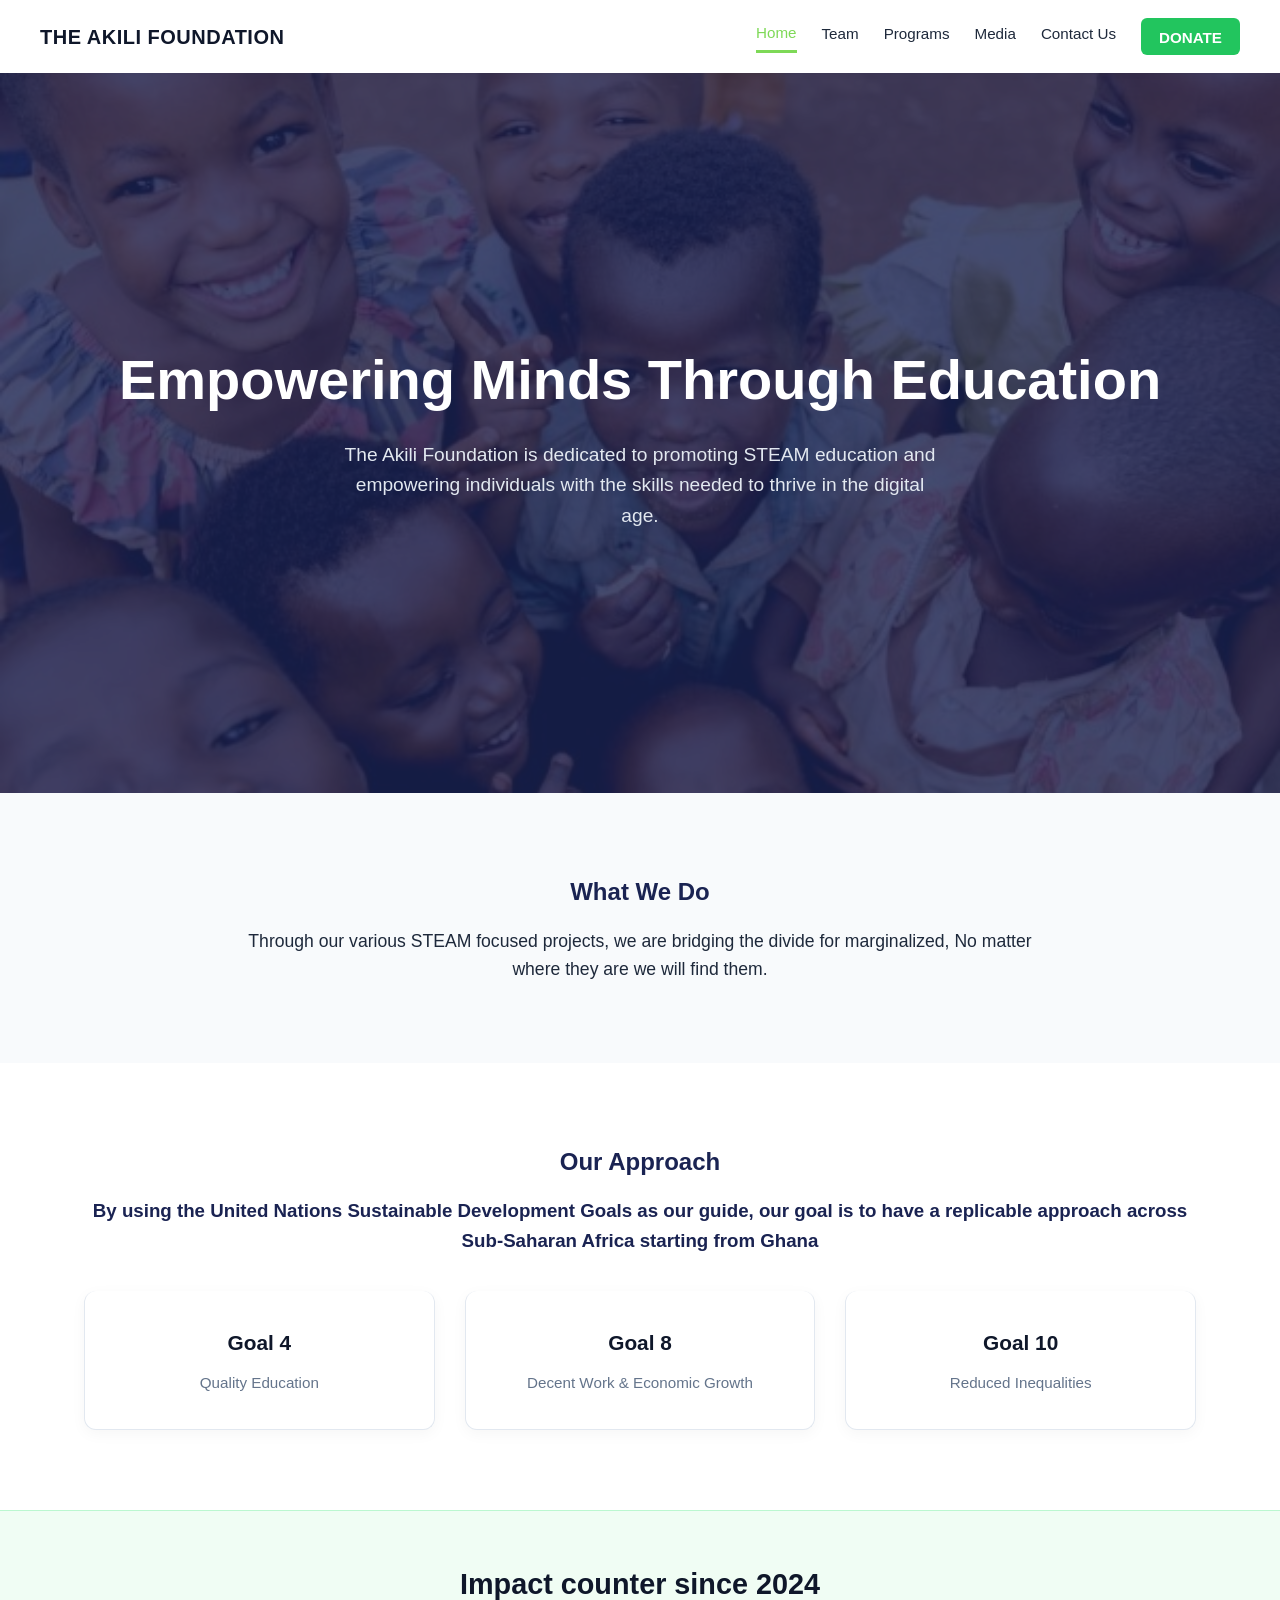
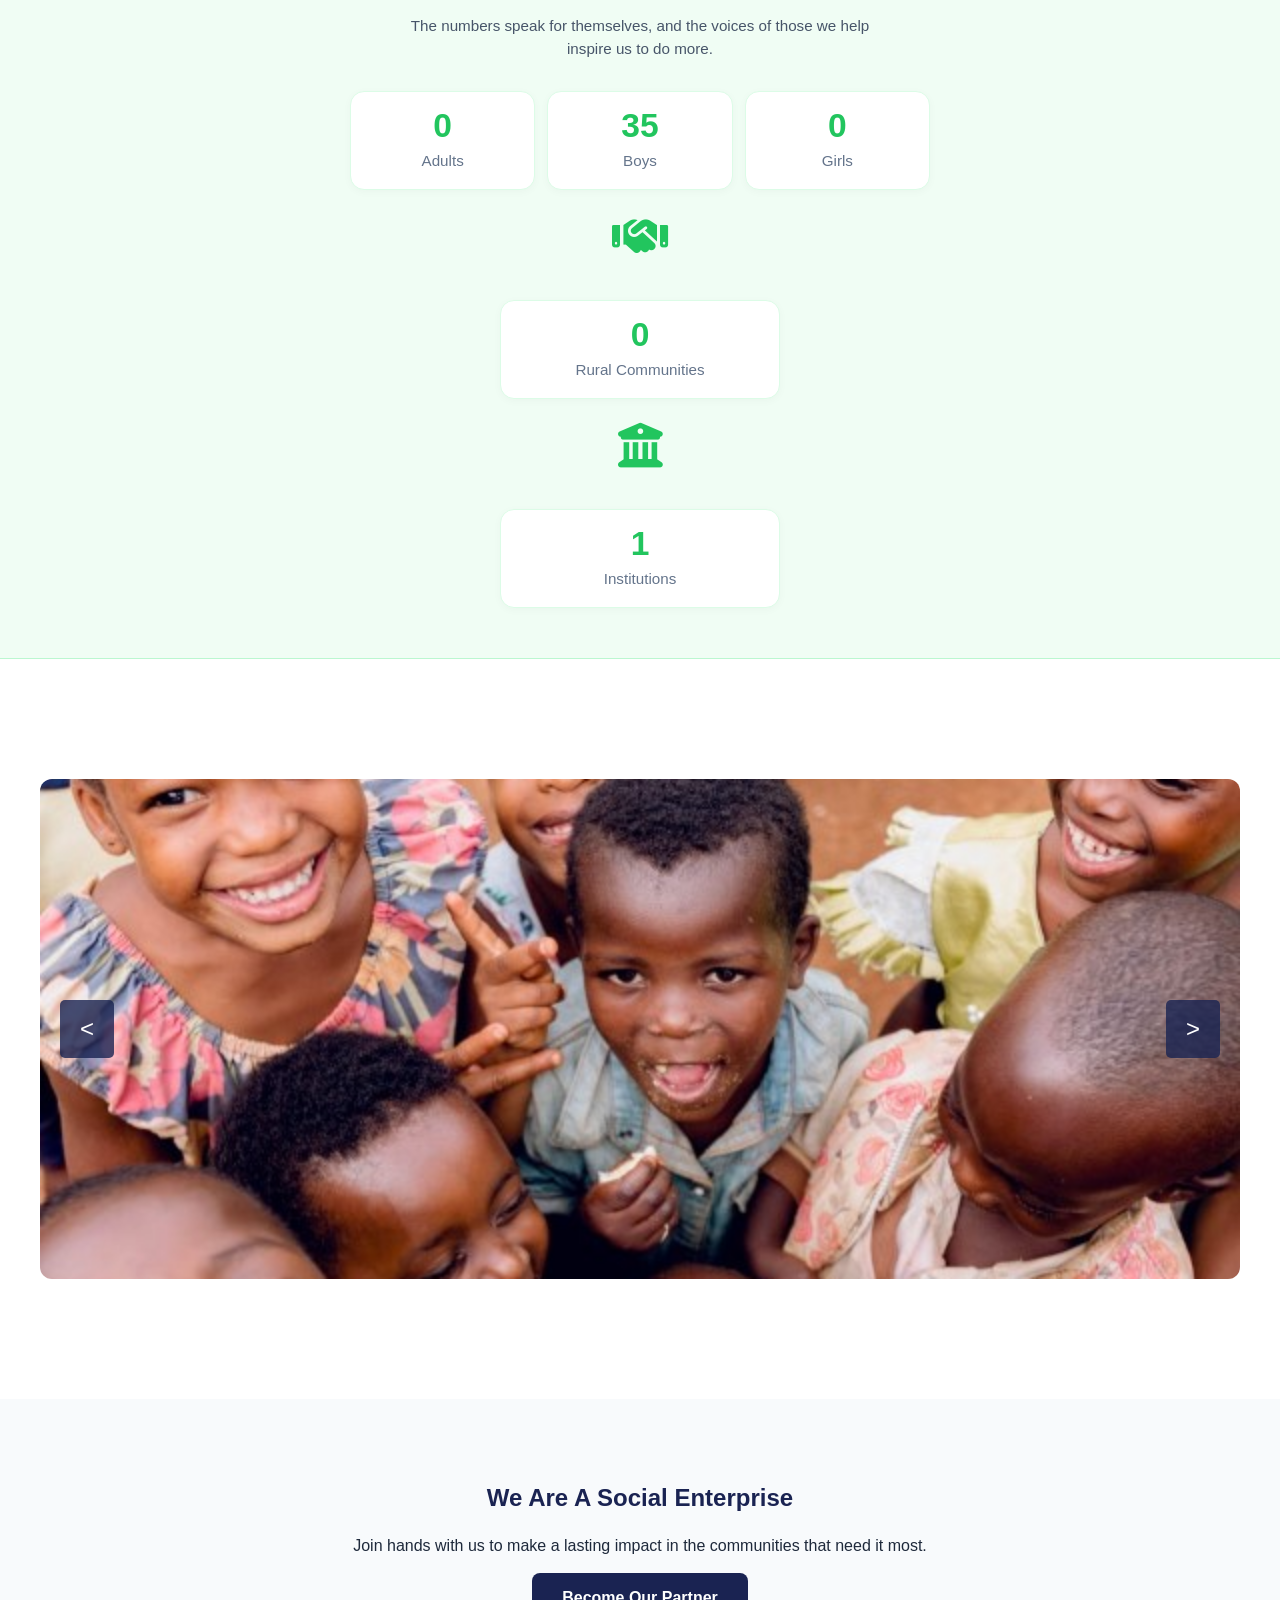
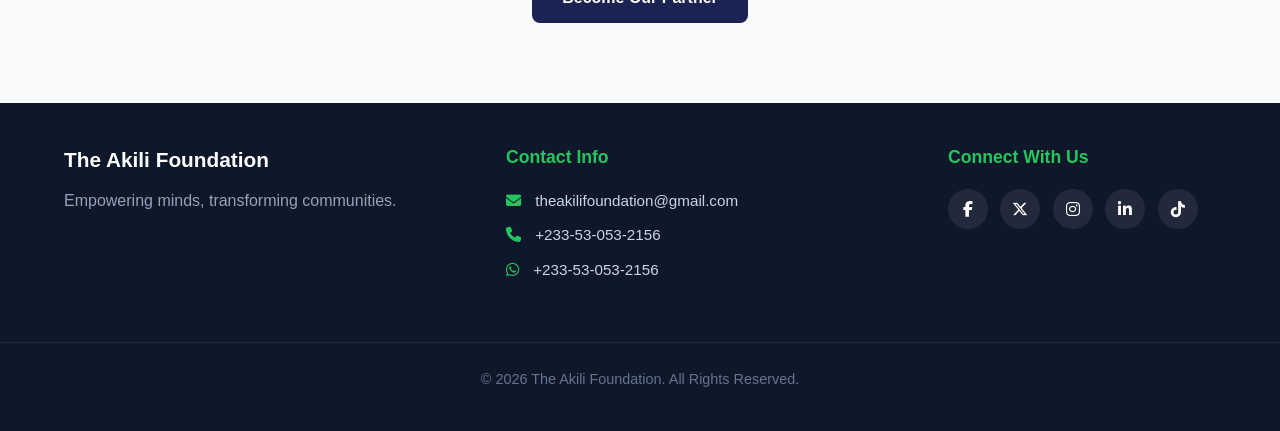
<file: index.html>
<!DOCTYPE html>
<html lang="en">
<head>
    <meta charset="UTF-8">
    <meta name="viewport" content="width=device-width, initial-scale=1.0">
    <title>Home | The Akili Foundation</title>
    <link rel="stylesheet" href="style.css">
    <link rel="stylesheet" href="https://cdnjs.cloudflare.com/ajax/libs/font-awesome/6.4.2/css/all.min.css">
</head>
<body>

    <header class="navbar">
        <div class="logo"><h2>THE AKILI FOUNDATION</h2></div>
        <button class="menu-toggle" id="menuToggle" aria-label="Toggle navigation" >
            <i class="fa-solid fa-bars"></i>
        </button>
        <nav class="nav-links" id="navLinks">
            <a href="index.html" id="nav-home">Home</a>
            <a href="team.html" id="nav-team">Team</a>
            <a href="programs.html" id="nav-programs">Programs</a>
            <a href="media.html" id="nav-media">Media</a>
            <a href="contact.html" id="nav-contact">Contact Us</a>
            <a href="donate.html" class="btn-donate">DONATE</a>
        </nav>
    </header>

    <section class="hero-section">
        <div class="hero-content">
            <h1>Empowering Minds Through Education</h1>
            <p>The Akili Foundation is dedicated to promoting STEAM education and empowering individuals with the skills needed to thrive in the digital age.</p>
        </div>
    </section>

    <section class="what-we-do">
        <div class="container">
            <h2>What We Do</h2>
            <p>Through our various STEAM focused projects, we are bridging the divide for marginalized, No matter where they are we will find them.</p>
        </div>
    </section>

    <section class="our-approach">
        <div class="container">
            <h2>Our Approach</h2>
            <h3>By using the United Nations Sustainable Development Goals as our guide, our goal is to have a replicable approach across Sub-Saharan Africa starting from Ghana</h3>
            <div class="sdg-grid">
                <div class="sdg-card">
                    <h3>Goal 4</h3>
                    <p>Quality Education</p>
                </div>
                <div class="sdg-card">
                    <h3>Goal 8</h3>
                    <p>Decent Work & Economic Growth</p>
                </div>
                <div class="sdg-card">
                    <h3>Goal 10</h3>
                    <p>Reduced Inequalities</p>
                </div>
            </div>
        </div>
    </section>

    <section class="impact-counter-section">
    <div class="impact-content">
        <h2>Impact counter since 2024</h2> 
        <p class="subtitle">The numbers speak for themselves, and the voices of those we help inspire us to do more.</p>
        
        <!-- Top 3-Column Row: Adults, Boys, Girls -->
        <div class="counter-row three-cols">
            <div class="stat-box">
                <h3 class="counter" data-target="0">0</h3>
                <p>Adults</p>
            </div>
            <div class="stat-box">
                <h3 class="counter" data-target="37">0</h3>
                <p>Boys</p>
            </div>
            <div class="stat-box">
                <h3 class="counter" data-target="0">0</h3>
                <p>Girls</p>
            </div>
        </div>

        <!-- Handshake Icon & Rural Communities -->
        <div class="counter-group">
            <i class="fa-solid fa-handshake impact-icon"></i>
            <div class="stat-box full-width">
                <h3 class="counter" data-target="0">0</h3>
                <p>Rural Communities</p>
            </div>
        </div>

        <!-- Institution Icon & Institutions -->
        <div class="counter-group">
            <i class="fa-solid fa-building-columns impact-icon"></i>
            <div class="stat-box full-width">
                <h3 class="counter" data-target="1">0</h3>
                <p>Institutions</p>
            </div>
        </div>
    </div>
</section>

    <section class="media-preview">
        <div class="impact-carousel">
                <button class="carousel-btn prev" id="prevBtn">&lt;</button>
                <img src="images/78.jpg" alt="Students" id="carouselImage">
                <button class="carousel-btn next" id="nextBtn">&gt;</button>
            </div>
    </section>

    <section class="cta-section">
        <div class="container">
            <h2>We Are A Social Enterprise</h2>
            <p>Join hands with us to make a lasting impact in the communities that need it most.</p>
            <a href="donate.html" class="btn-primary">Become Our Partner</a>
        </div>
    </section>

    <footer class="footer">
        <div class="footer-container">
            <div class="footer-about">
                <h3>The Akili Foundation</h3>
                <p>Empowering minds, transforming communities.</p>
            </div><div class="footer-contact">
                <h4>Contact Info</h4>
                <p><i class="fa-solid fa-envelope"></i> theakilifoundation@gmail.com</p>
                <p><i class="fa-solid fa-phone"></i> +233-53-053-2156</p>
                <p><i class="fa-brands fa-whatsapp"></i> +233-53-053-2156</p>
            </div>

            <div class="footer-socials">
                <h4>Connect With Us</h4>
                <a href="https://www.facebook.com/profile.php?id=61557404831074" target="_blank"><i class="fa-brands fa-facebook-f"></i></a>
                <a href="https://m.x.com/AkiliFdn?launch_app_store=true"><i class="fa-brands fa-x-twitter"></i></a>
                <a href="https://www.instagram.com/theakilifoundation/?utm_source=ig_web_button_share_sheet"><i class="fa-brands fa-instagram"></i></a>
                <a href="https://www.linkedin.com/company/the-akili-foundation/"><i class="fa-brands fa-linkedin-in"></i></a>
                <a href="https://www.tiktok.com/@the.akili.foundation?lang=en&is_from_webapp=1&sender_device=mobile&sender_web_id=7657706891138270737"><i class="fa-brands fa-tiktok"></i></a>
            </div>
        </div>
        <div class="footer-bottom">
            <p>&copy; 2026 The Akili Foundation. All Rights Reserved.</p>
        </div>
    </footer>

    <script src="script.js"></script>

    
</body>
</html>
</file>
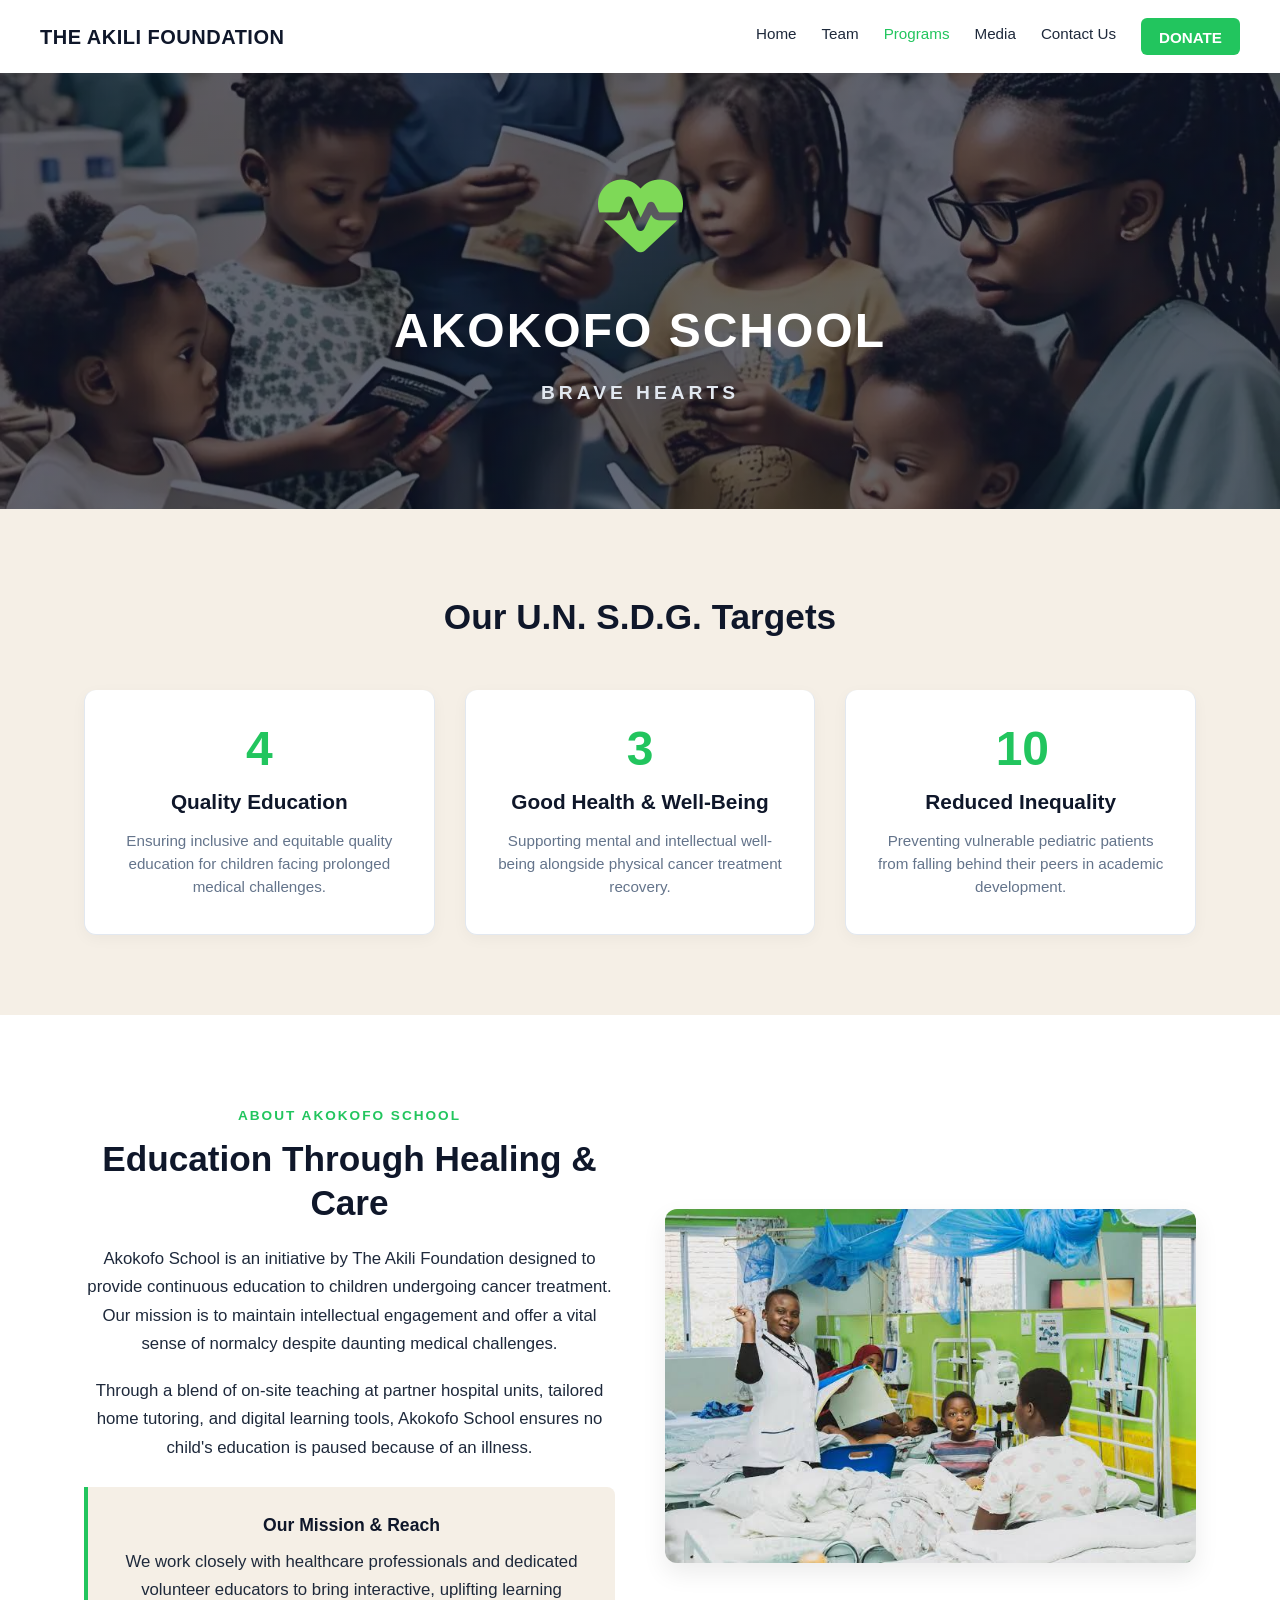
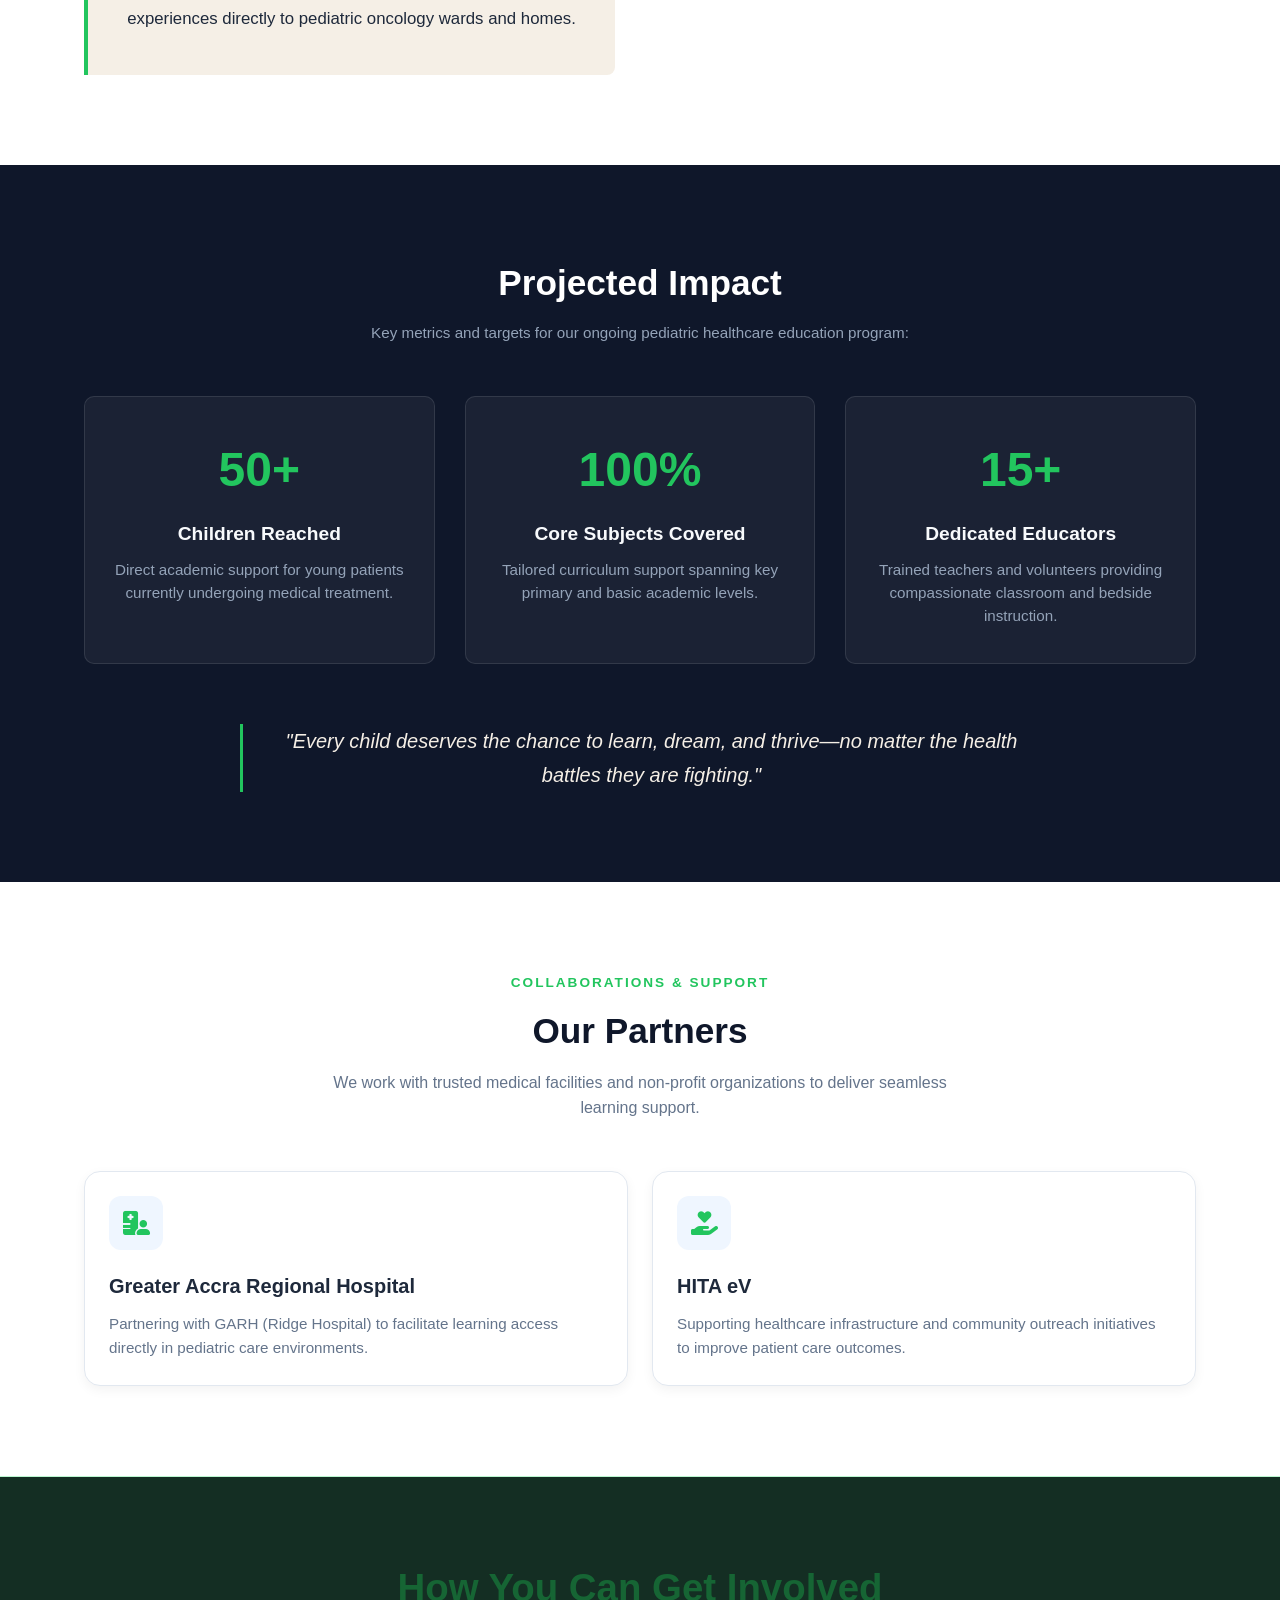
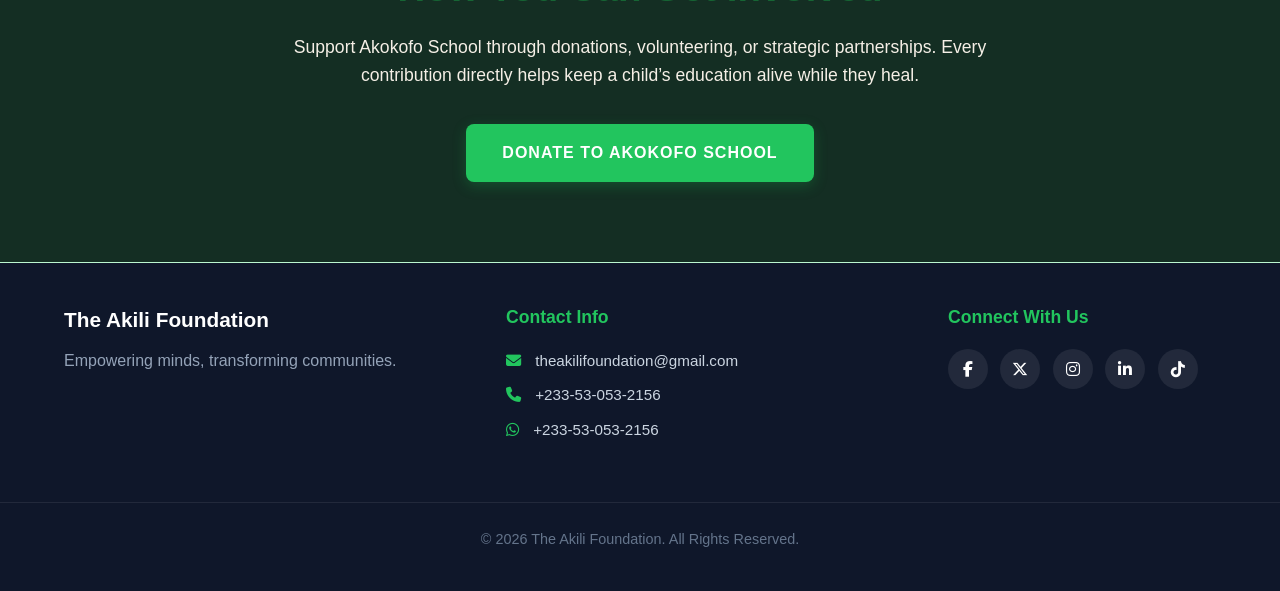
<file: akokofo-school.html>
<!DOCTYPE html>
<html lang="en">
<head>
    <meta charset="UTF-8">
    <meta name="viewport" content="width=device-width, initial-scale=1.0">
    <title>Akokofo School | The Akili Foundation</title>
    <link rel="stylesheet" href="style.css">
    <link rel="stylesheet" href="https://cdnjs.cloudflare.com/ajax/libs/font-awesome/6.4.2/css/all.min.css">
</head>
<body>

    <header class="navbar">
        <div class="logo"><h2>THE AKILI FOUNDATION</h2></div>
        <button class="menu-toggle" id="menuToggle" aria-label="Toggle navigation">
            <i class="fa-solid fa-bars"></i>
        </button>
        <nav class="nav-links" id="navLinks">
            <a href="index.html" id="nav-home">Home</a>
            <a href="team.html" id="nav-team">Team</a>
            <a href="programs.html" id="nav-programs" class="active">Programs</a>
            <a href="media.html" id="nav-media">Media</a>
            <a href="contact.html" id="nav-contact">Contact Us</a>
            <a href="donate.html" class="btn-donate">DONATE</a>
        </nav>
    </header>

    <section class="phoenix-hero akokofo-hero">
        <div class="container hero-content">
            <div class="phoenix-logo-wrapper">
                <i class="fa-solid fa-heart-pulse akokofo-heart"></i>
            </div>
            <h1>AKOKOFO SCHOOL</h1>
            <p class="hero-tagline">BRAVE HEARTS</p>
        </div>
    </section>

    <section class="sdg-section">
        <div class="container text-center">
            <h2 class="section-title">Our U.N. S.D.G. Targets</h2>
            <div class="sdg-grid">
                
                <div class="sdg-card goal-4">
                    <div class="sdg-number">4</div>
                    <h3>Quality Education</h3>
                    <p>Ensuring inclusive and equitable quality education for children facing prolonged medical challenges.</p>
                </div>

                <div class="sdg-card goal-3">
                    <div class="sdg-number">3</div>
                    <h3>Good Health & Well-Being</h3>
                    <p>Supporting mental and intellectual well-being alongside physical cancer treatment recovery.</p>
                </div>

                <div class="sdg-card goal-10">
                    <div class="sdg-number">10</div>
                    <h3>Reduced Inequality</h3>
                    <p>Preventing vulnerable pediatric patients from falling behind their peers in academic development.</p>
                </div>

            </div>
        </div>
    </section>

    <section class="phoenix-intro-section">
        <div class="container">
            <div class="intro-grid">
                
                <div class="intro-text-block">
                    <span class="sub-heading">ABOUT AKOKOFO SCHOOL</span>
                    <h2>Education Through Healing & Care</h2>
                    <p>
                        Akokofo School is an initiative by The Akili Foundation designed to provide continuous education to children undergoing cancer treatment. Our mission is to maintain intellectual engagement and offer a vital sense of normalcy despite daunting medical challenges.
                    </p>
                    <p>
                        Through a blend of on-site teaching at partner hospital units, tailored home tutoring, and digital learning tools, Akokofo School ensures no child's education is paused because of an illness.
                    </p>
                    
                    <div class="brainchild-box">
                        <h3>Our Mission & Reach</h3>
                        <p>
                            We work closely with healthcare professionals and dedicated volunteer educators to bring interactive, uplifting learning experiences directly to pediatric oncology wards and homes.</p>
                    </div>
                </div>

                <div class="intro-image-block">
                    <img src="images/classroom.png" alt="Akokofo School Learning Session" class="styled-img">
                </div>

            </div>
        </div>
    </section>

    <section class="phoenix-stats-section">
        <div class="container">
            <div class="stats-header text-center">
                <h2>Projected Impact</h2>
                <p>Key metrics and targets for our ongoing pediatric healthcare education program:</p>
            </div>

            <div class="stats-grid">
                
                <div class="stat-card">
                    <div class="stat-number">50+</div>
                    <h4>Children Reached</h4>
                    <p>Direct academic support for young patients currently undergoing medical treatment.</p>
                </div>

                <div class="stat-card">
                    <div class="stat-number">100%</div>
                    <h4>Core Subjects Covered</h4>
                    <p>Tailored curriculum support spanning key primary and basic academic levels.</p>
                </div>

                <div class="stat-card">
                    <div class="stat-number">15+</div>
                    <h4>Dedicated Educators</h4>
                    <p>Trained teachers and volunteers providing compassionate classroom and bedside instruction.</p>
                </div>

            </div>

            <div class="stats-summary-quote">
                <blockquote>
                    "Every child deserves the chance to learn, dream, and thrive—no matter the health battles they are fighting."
                </blockquote>
            </div>
        </div>
    </section>

    <section class="phoenix-plan-section">
        <div class="container">
            <div class="text-center section-header">
                <span class="sub-heading">COLLABORATIONS & SUPPORT</span>
                <h2>Our Partners</h2>
                <p>We work with trusted medical facilities and non-profit organizations to deliver seamless learning support.</p>
            </div>

            <div class="tracks-grid partner-grid-wrapper">
                
                <div class="track-card">
                    <div class="track-icon">
                        <i class="fa-solid fa-hospital-user"></i>
                    </div>
                    <h3>Greater Accra Regional Hospital</h3>
                    <p>Partnering with GARH (Ridge Hospital) to facilitate learning access directly in pediatric care environments.</p>
                </div>

                <div class="track-card">
                    <div class="track-icon">
                        <i class="fa-solid fa-hand-holding-heart"></i>
                    </div>
                    <h3>HITA eV</h3>
                    <p>Supporting healthcare infrastructure and community outreach initiatives to improve patient care outcomes.</p>
                </div>

            </div>
        </div>
    </section>

    <section class="phoenix-cta-section">
        <div class="container text-center">
            <h2>How You Can Get Involved</h2>
            <p class="cta-desc">
                Support Akokofo School through donations, volunteering, or strategic partnerships. Every contribution directly helps keep a child’s education alive while they heal.
            </p>
            <div class="cta-button-wrapper">
                <a href="donate.html" class="btn-donate-hero">DONATE TO AKOKOFO SCHOOL</a>
            </div>
        </div>
    </section>

    <footer class="footer">
        <div class="footer-container">
            <div class="footer-about">
                <h3>The Akili Foundation</h3>
                <p>Empowering minds, transforming communities.</p>
            </div><div class="footer-contact">
                <h4>Contact Info</h4>
                
                <p><i class="fa-solid fa-envelope"></i> theakilifoundation@gmail.com</p>
                <p><i class="fa-solid fa-phone"></i> +233-53-053-2156</p>
                <p><i class="fa-brands fa-whatsapp"></i> +233-53-053-2156</p>
            </div>

            <div class="footer-socials">
                <h4>Connect With Us</h4>
                <a href="https://www.facebook.com/profile.php?id=61557404831074" target="_blank"><i class="fa-brands fa-facebook-f"></i></a>
                <a href="https://m.x.com/AkiliFdn?launch_app_store=true"><i class="fa-brands fa-x-twitter"></i></a>
                <a href="https://www.instagram.com/theakilifoundation/?utm_source=ig_web_button_share_sheet"><i class="fa-brands fa-instagram"></i></a>
                <a href="https://www.linkedin.com/company/the-akili-foundation/"><i class="fa-brands fa-linkedin-in"></i></a>
                <a href="https://www.tiktok.com/@the.akili.foundation?lang=en&is_from_webapp=1&sender_device=mobile&sender_web_id=7657706891138270737"><i class="fa-brands fa-tiktok"></i></a>
            </div>
        </div>
        <div class="footer-bottom">
            <p>&copy; 2026 The Akili Foundation. All Rights Reserved.</p>
        </div>
    </footer>

    <script src="script.js"></script>

</body>
</html>
</file>
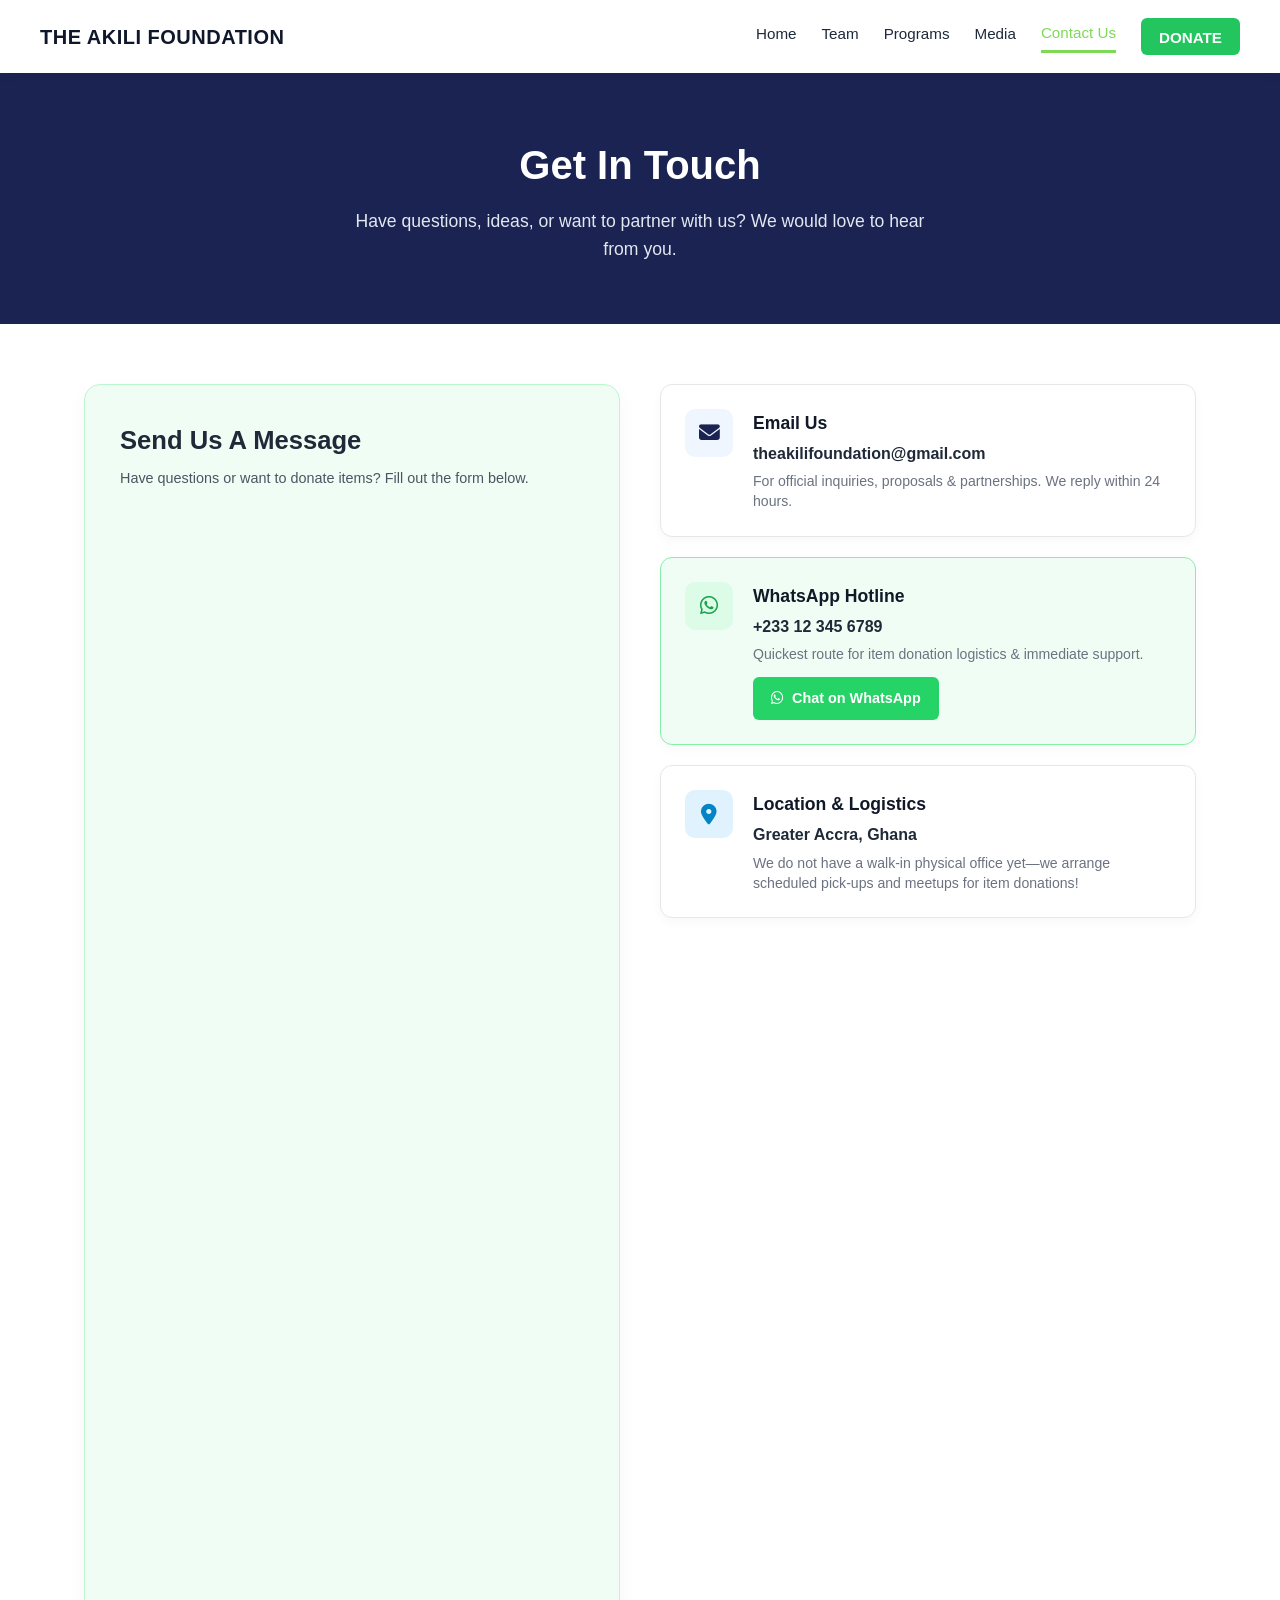
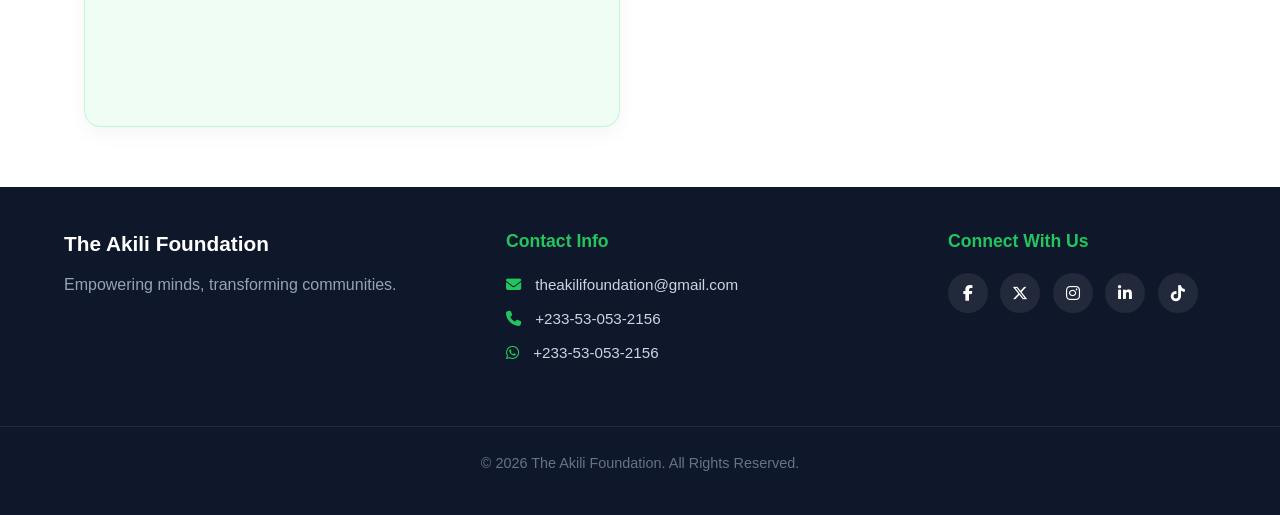
<file: contact.html>
<!DOCTYPE html>
<html lang="en">
<head>
    <meta charset="UTF-8">
    <meta name="viewport" content="width=device-width, initial-scale=1.0">
    <title>Contact Us | The Akili Foundation</title>
    <link rel="stylesheet" href="style.css">
    <link rel="stylesheet" href="https://cdnjs.cloudflare.com/ajax/libs/font-awesome/6.4.2/css/all.min.css">
</head>
<body>

    <header class="navbar">
        <div class="logo"><h2>THE AKILI FOUNDATION</h2></div>
        <button class="menu-toggle" id="menuToggle" aria-label="Toggle navigation" >
            <i class="fa-solid fa-bars"></i>
        </button>
        <nav class="nav-links" id="navLinks">
            <a href="index.html" id="nav-home">Home</a>
            <a href="team.html" id="nav-team">Team</a>
            <a href="programs.html" id="nav-programs">Programs</a>
            <a href="media.html" id="nav-media">Media</a>
            <a href="contact.html" id="nav-contact">Contact Us</a>
            <a href="donate.html" class="btn-donate">DONATE</a>
        </nav>
    </header>

    <section class="page-header">
        <div class="container">
            <h1>Get In Touch</h1>
            <p>Have questions, ideas, or want to partner with us? We would love to hear from you.</p>
        </div>
    </section>

    <section class="contact-section">
        <div class="container contact-grid">
            
            <div class="contact-card">
                <h2>Send Us A Message</h2>
                <p class="section-subtext">Have questions or want to donate items? Fill out the form below.</p>
                
                <div class="google-form-container">
    <iframe
        src="https://docs.google.com/forms/d/e/1FAIpQLSdXqwRjpqajmK_b461vLgHqwobARiTl10o-Dab1g2w_SU6pDQ/viewform?embedded=true"
        title="The Akili Foundation Contact Us Form"
        width="100%"
        height="1176"
        frameborder="0"
        marginheight="0"
        marginwidth="0"
        loading="lazy">
        Loading…
    </iframe>
</div>
            </div>

            <div class="contact-info-container">
                
                <div class="info-card">
                    <div class="info-icon">
                        <i class="fa-solid fa-envelope"></i>
                    </div>
                    <div class="info-content">
                        <h4>Email Us</h4>
                        <p class="info-main">theakilifoundation@gmail.com</p>
                        <p class="info-sub">For official inquiries, proposals & partnerships. We reply within 24 hours.</p>
                    </div>
                </div>

                <div class="info-card highlight-card">
                    <div class="info-icon green-icon">
                        <i class="fa-brands fa-whatsapp"></i>
                    </div>
                    <div class="info-content">
                        <h4>WhatsApp Hotline</h4>
                        <p class="info-main">+233 12 345 6789</p>
                        <p class="info-sub">Quickest route for item donation logistics & immediate support.</p>
                        <a href="https://wa.me/233530532156" target="_blank" class="btn-whatsapp">
                            <i class="fa-brands fa-whatsapp"></i> Chat on WhatsApp
                        </a>
                    </div>
                </div>

                <div class="info-card">
                    <div class="info-icon blue-icon">
                        <i class="fa-solid fa-location-dot"></i>
                    </div>
                    <div class="info-content">
                        <h4>Location & Logistics</h4>
                        <p class="info-main">Greater Accra, Ghana</p><p class="info-sub">We do not have a walk-in physical office yet—we arrange scheduled pick-ups and meetups for item donations!</p>
                    </div>
                </div>

            </div>

        </div>
    </section>

    <footer class="footer">
        <div class="footer-container">
            <div class="footer-about">
                <h3>The Akili Foundation</h3>
                <p>Empowering minds, transforming communities.</p>
            </div>
            
            <div class="footer-contact">
                <h4>Contact Info</h4>
                <p><i class="fa-solid fa-envelope"></i> theakilifoundation@gmail.com</p>
                <p><i class="fa-solid fa-phone"></i> +233-53-053-2156</p>
                <p><i class="fa-brands fa-whatsapp"></i> +233-53-053-2156</p>
            </div>

            <div class="footer-socials">
                <h4>Connect With Us</h4>
                <a href="https://www.facebook.com/profile.php?id=61557404831074" target="_blank"><i class="fa-brands fa-facebook-f"></i></a>
                <a href="https://m.x.com/AkiliFdn?launch_app_store=true"><i class="fa-brands fa-x-twitter"></i></a>
                <a href="https://www.instagram.com/theakilifoundation/?utm_source=ig_web_button_share_sheet"><i class="fa-brands fa-instagram"></i></a>
                <a href="https://www.linkedin.com/company/the-akili-foundation/"><i class="fa-brands fa-linkedin-in"></i></a>
                <a href="https://www.tiktok.com/@the.akili.foundation?lang=en&is_from_webapp=1&sender_device=mobile&sender_web_id=7657706891138270737"><i class="fa-brands fa-tiktok"></i></a>
            </div>
        </div>
        <div class="footer-bottom">
            <p>&copy; 2026 The Akili Foundation. All Rights Reserved.</p>
        </div>
    </footer>

    <script src="script.js"></script>

   
</script>

</body>
</html>
</file>
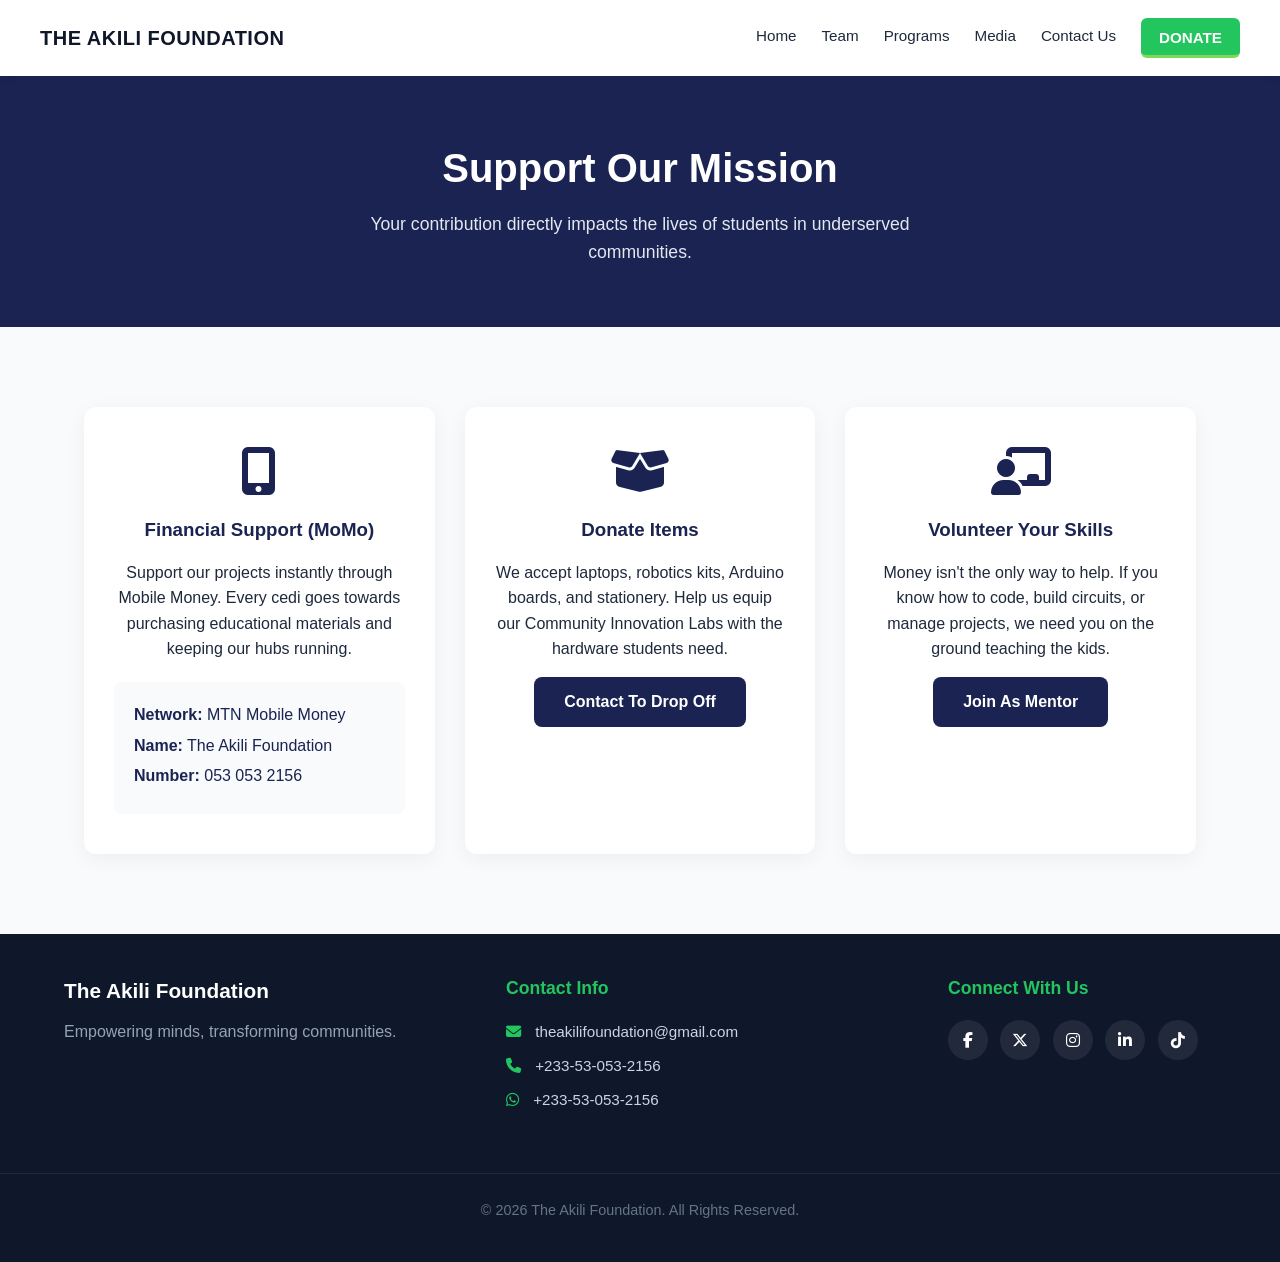
<file: donate.html>
<!DOCTYPE html>
<html lang="en">
<head>
    <meta charset="UTF-8">
    <meta name="viewport" content="width=device-width, initial-scale=1.0">
    <title>Donate | The Akili Foundation</title>
    <link rel="stylesheet" href="style.css">
    <link rel="stylesheet" href="https://cdnjs.cloudflare.com/ajax/libs/font-awesome/6.4.2/css/all.min.css">
</head>
<body>

    <header class="navbar">
        <div class="logo"><h2>THE AKILI FOUNDATION</h2></div>
        <button class="menu-toggle" id="menuToggle" aria-label="Toggle navigation" >
            <i class="fa-solid fa-bars"></i>
        </button>
        <nav class="nav-links" id="navLinks">
            <a href="index.html" id="nav-home">Home</a>
            <a href="team.html" id="nav-team">Team</a>
            <a href="programs.html" id="nav-programs">Programs</a>
            <a href="media.html" id="nav-media">Media</a>
            <a href="contact.html" id="nav-contact">Contact Us</a>
            <a href="donate.html" class="btn-donate">DONATE</a>
        </nav>
    </header>

    <section class="page-header">
        <div class="container">
            <h1>Support Our Mission</h1>
            <p>Your contribution directly impacts the lives of students in underserved communities.</p>
        </div>
    </section>

    <section class="donate-section">
        <div class="container">
            <div class="donate-grid">
                
                <div class="donate-card">
                    <div class="donate-icon"><i class="fa-solid fa-mobile-screen-button"></i></div>
                    <h3>Financial Support (MoMo)</h3>
                    <p>Support our projects instantly through Mobile Money. Every cedi goes towards purchasing educational materials and keeping our hubs running.</p>
                    <div class="momo-details">
                        <p><strong>Network:</strong> MTN Mobile Money</p>
                        <p><strong>Name:</strong> The Akili Foundation</p>
                        <p><strong>Number:</strong> 053 053 2156</p>
                    </div>
                </div>

                <div class="donate-card">
                    <div class="donate-icon"><i class="fa-solid fa-box-open"></i></div>
                    <h3>Donate Items</h3>
                    <p>We accept laptops, robotics kits, Arduino boards, and stationery. Help us equip our Community Innovation Labs with the hardware students need.</p>
                    <a href="contact.html" class="btn-primary">Contact To Drop Off</a>
                </div>

                <div class="donate-card">
                    <div class="donate-icon"><i class="fa-solid fa-chalkboard-user"></i></div>
                    <h3>Volunteer Your Skills</h3>
                    <p>Money isn't the only way to help. If you know how to code, build circuits, or manage projects, we need you on the ground teaching the kids.</p>
                    <a href="volunteers.html" class="btn-primary">Join As Mentor</a>
                </div>

            </div>
        </div>
    </section>

    <footer class="footer">
        <div class="footer-container">
            <div class="footer-about">
                <h3>The Akili Foundation</h3>
                <p>Empowering minds, transforming communities.</p>
            </div>
            
            <div class="footer-contact">
                <h4>Contact Info</h4>
                <p><i class="fa-solid fa-envelope"></i> theakilifoundation@gmail.com</p>
                <p><i class="fa-solid fa-phone"></i> +233-53-053-2156</p>
                <p><i class="fa-brands fa-whatsapp"></i> +233-53-053-2156</p>
            </div>

            <div class="footer-socials">
                <h4>Connect With Us</h4>
                <a href="https://www.facebook.com/profile.php?id=61557404831074" target="_blank"><i class="fa-brands fa-facebook-f"></i></a>
                <a href="https://m.x.com/AkiliFdn?launch_app_store=true"><i class="fa-brands fa-x-twitter"></i></a>
                <a href="https://www.instagram.com/theakilifoundation/?utm_source=ig_web_button_share_sheet"><i class="fa-brands fa-instagram"></i></a>
                <a href="https://www.linkedin.com/company/the-akili-foundation/"><i class="fa-brands fa-linkedin-in"></i></a>
                <a href="https://www.tiktok.com/@the.akili.foundation?lang=en&is_from_webapp=1&sender_device=mobile&sender_web_id=7657706891138270737"><i class="fa-brands fa-tiktok"></i></a>
            </div>
        </div>
        <div class="footer-bottom">
            <p>&copy; 2026 The Akili Foundation. All Rights Reserved.</p>
        </div>
    </footer>

    <script src="script.js"></script>

    
</body>
</html>
</file>
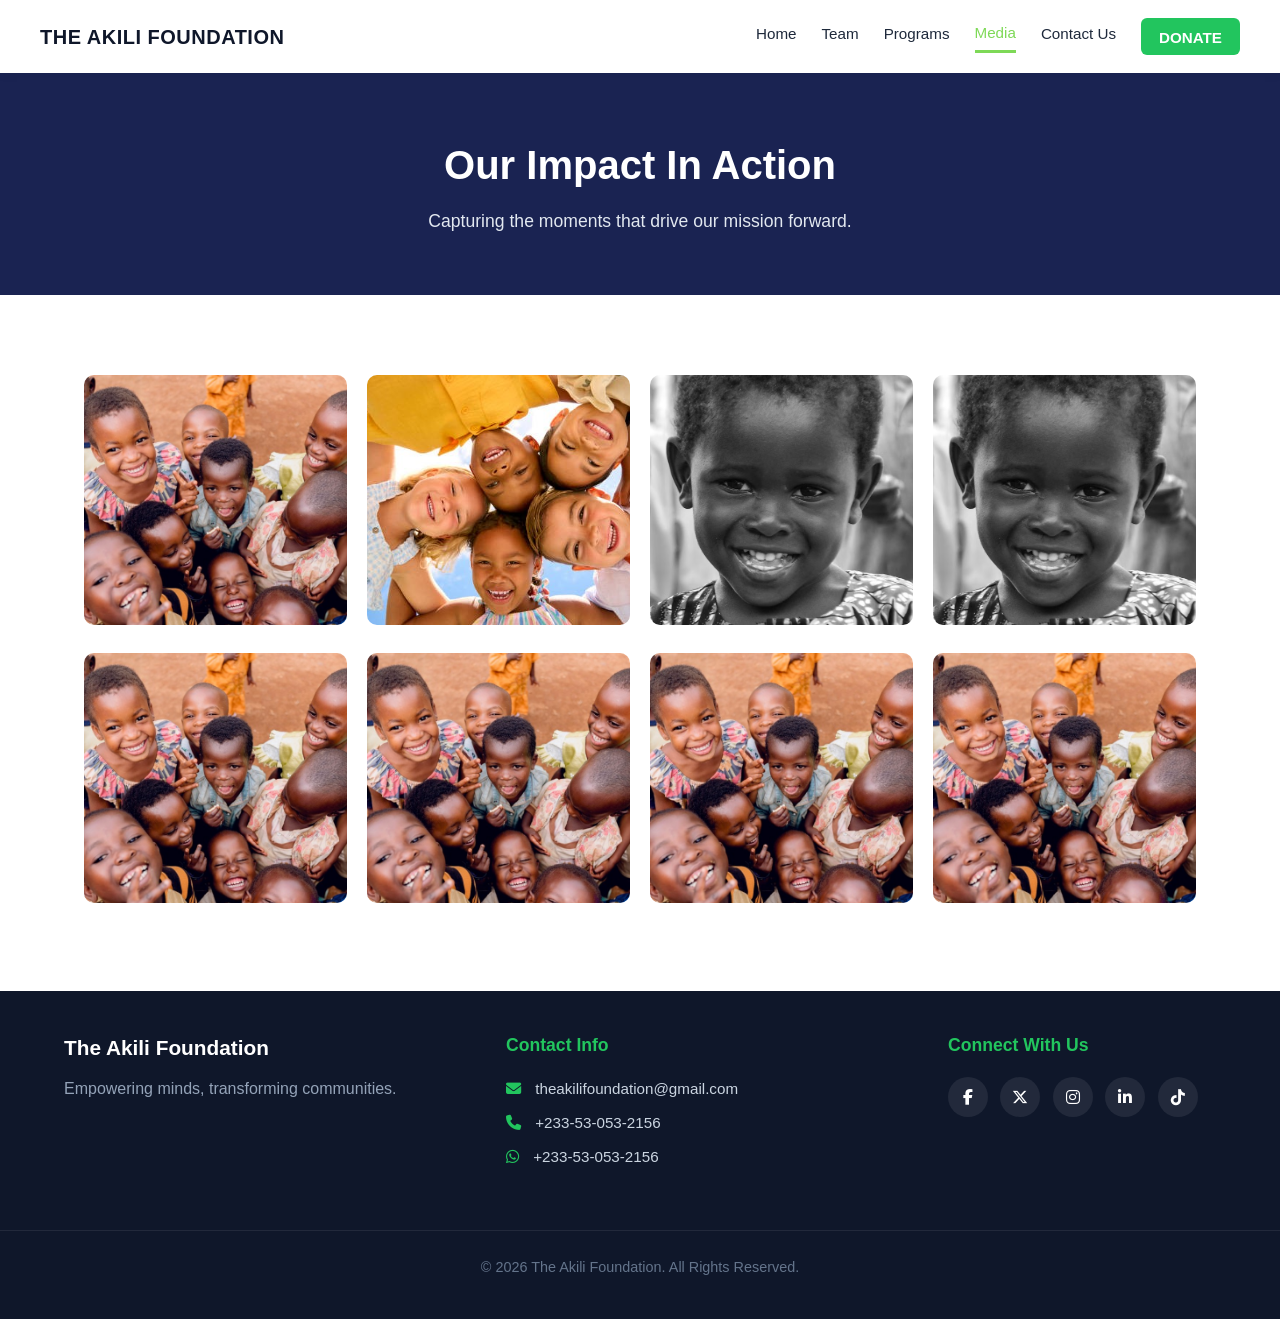
<file: media.html>
<!DOCTYPE html>
<html lang="en">
<head>
    <meta charset="UTF-8">
    <meta name="viewport" content="width=device-width, initial-scale=1.0">
    <title>Media | The Akili Foundation</title>
    <link rel="stylesheet" href="style.css">
    <link rel="stylesheet" href="https://cdnjs.cloudflare.com/ajax/libs/font-awesome/6.4.2/css/all.min.css">
</head>
<body>

    <header class="navbar">
        <div class="logo"><h2>THE AKILI FOUNDATION</h2></div>
        <button class="menu-toggle" id="menuToggle" aria-label="Toggle navigation" >
            <i class="fa-solid fa-bars"></i>
        </button>
        <nav class="nav-links" id="navLinks">
            <a href="index.html" id="nav-home">Home</a>
            <a href="team.html" id="nav-team">Team</a>
            <a href="programs.html" id="nav-programs">Programs</a>
            <a href="media.html" id="nav-media">Media</a>
            <a href="contact.html" id="nav-contact">Contact Us</a>
            <a href="donate.html" class="btn-donate">DONATE</a>
        </nav>
    </header>

    <section class="page-header">
        <div class="container">
            <h1>Our Impact In Action</h1>
            <p>Capturing the moments that drive our mission forward.</p>
        </div>
    </section>

    <section class="gallery-section">
        <div class="container">
            <div class="gallery-grid">
                
                <div class="gallery-item">
                    <img src="images/78.jpg" alt="Students building robotics">
                </div>
                
                <div class="gallery-item">
                    <img src="images/26.jpg" alt="STEAM community workshop">
                </div>
                
                <div class="gallery-item">
                    <img src="images/39.jpg" alt="Mentorship session">
                </div>

                <div class="gallery-item">
                    <img src="images/39.jpg" alt="Community outreach">
                </div>

                <div class="gallery-item">
                    <img src="images/78.jpg" alt="Volunteer teamwork">
                </div>

                <div class="gallery-item">
                    <img src="images/78.jpg" alt="Students building robotics">
                </div>

                <div class="gallery-item">
                    <img src="images/78.jpg" alt="Students building robotics">
                </div>

                <div class="gallery-item">
                    <img src="images/78.jpg" alt="Students building robotics">
                </div>

            </div>
        </div>
    </section>

    <footer class="footer">
        <div class="footer-container">
            <div class="footer-about">
                <h3>The Akili Foundation</h3>
                <p>Empowering minds, transforming communities.</p>
            </div>
            
            <div class="footer-contact">
                <h4>Contact Info</h4>
                <p><i class="fa-solid fa-envelope"></i> theakilifoundation@gmail.com</p>
                <p><i class="fa-solid fa-phone"></i> +233-53-053-2156</p>
                <p><i class="fa-brands fa-whatsapp"></i> +233-53-053-2156</p>
            </div>

            <div class="footer-socials">
                <h4>Connect With Us</h4>
                <a href="https://www.facebook.com/profile.php?id=61557404831074"><i class="fa-brands fa-facebook-f"></i></a>
                <a href="https://m.x.com/AkiliFdn?launch_app_store=true"><i class="fa-brands fa-x-twitter"></i></a>
                <a href="https://www.instagram.com/theakilifoundation/?utm_source=ig_web_button_share_sheet"><i class="fa-brands fa-instagram"></i></a>
                <a href="https://www.linkedin.com/company/the-akili-foundation/"><i class="fa-brands fa-linkedin-in"></i></a>
                <a href="https://www.tiktok.com/@the.akili.foundation?lang=en&is_from_webapp=1&sender_device=mobile&sender_web_id=7657706891138270737"><i class="fa-brands fa-tiktok"></i></a>
            </div>
        </div>
        <div class="footer-bottom">
            <p>&copy; 2026 The Akili Foundation. All Rights Reserved.</p>
        </div>
    </footer>

    <script src="script.js"></script>

    
</body>
</html>
</file>
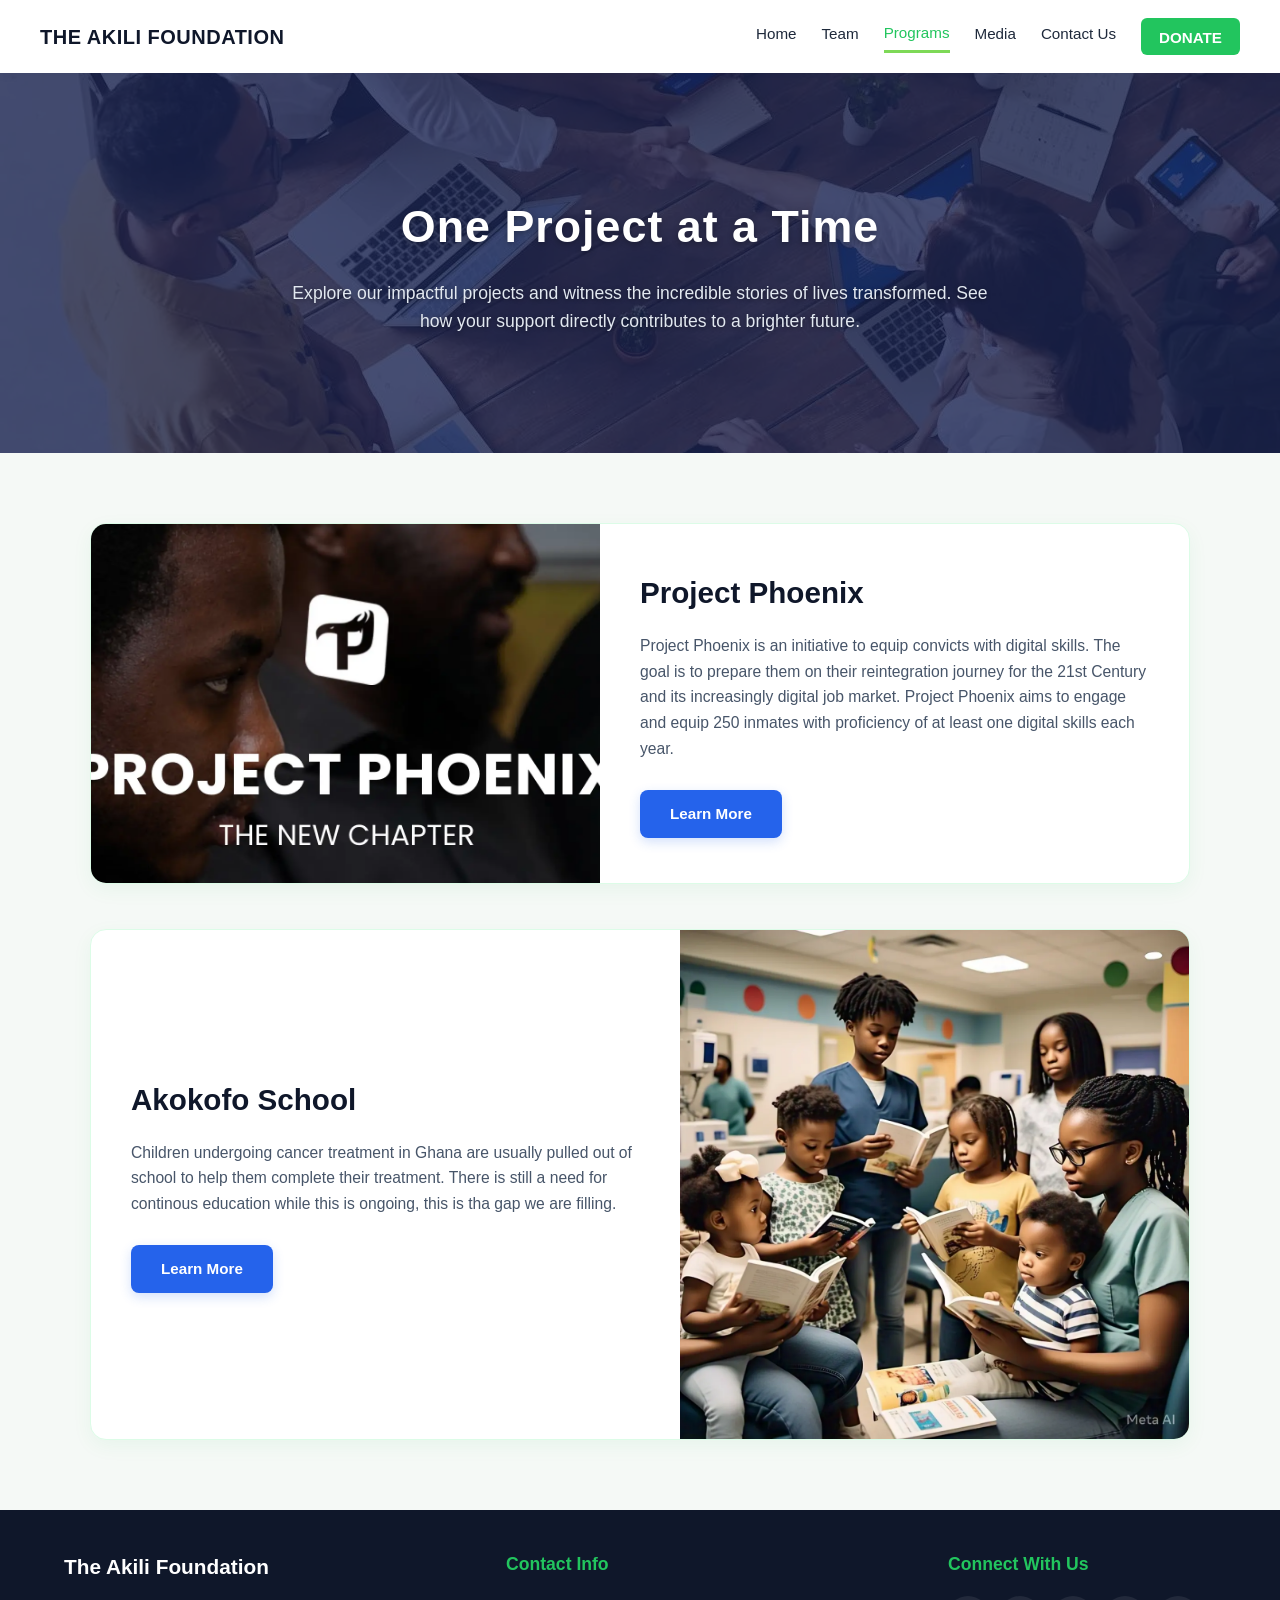
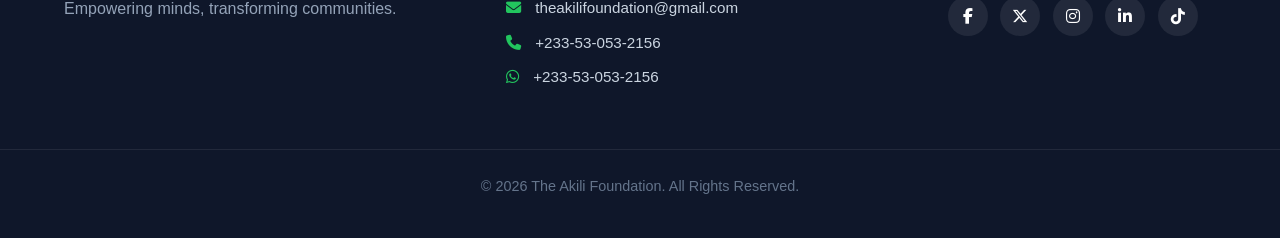
<file: programs.html>
<!DOCTYPE html>
<html lang="en">
<head>
    <meta charset="UTF-8">
    <meta name="viewport" content="width=device-width, initial-scale=1.0">
    <title>Our Programs | The Akili Foundation</title>
    <link rel="stylesheet" href="style.css">
    <link rel="stylesheet" href="https://cdnjs.cloudflare.com/ajax/libs/font-awesome/6.4.2/css/all.min.css">
</head>
<body>

    <header class="navbar">
        <div class="logo"><h2>THE AKILI FOUNDATION</h2></div>
        <button class="menu-toggle" id="menuToggle" aria-label="Toggle navigation" >
            <i class="fa-solid fa-bars"></i>
        </button>
        <nav class="nav-links" id="navLinks">
            <a href="index.html" id="nav-home">Home</a>
            <a href="team.html" id="nav-team">Team</a>
            <a href="programs.html" id="nav-programs" class="active">Programs</a>
            <a href="media.html" id="nav-media">Media</a>
            <a href="contact.html" id="nav-contact">Contact Us</a>
            <a href="donate.html" class="btn-donate">DONATE</a>
        </nav>
    </header>

    <section class="programs-hero">
        <div class="hero-overlay">
            <div class="container text-center">
                <h1>One Project at a Time</h1>
                <p class="hero-subtitle">
                    Explore our impactful projects and witness the incredible stories of lives transformed. See how your support directly contributes to a brighter future.
                </p>
            </div>
        </div>
    </section>

    <section class="programs-section">
        <div class="programs-container">
            
            <div class="program-card">
                <div class="program-image">
                    <img src="images/phon.png" alt="Project Phoenix">
                </div>
                <div class="program-content">
                    <h3>Project Phoenix</h3>
                    <p>
                        Project Phoenix is an initiative to equip convicts with digital skills. The goal is to prepare them on their reintegration journey for the 21st Century and its increasingly digital job market. Project Phoenix aims to engage and equip 250 inmates with proficiency of at least one digital skills each year.
                    </p>
                    <a href="project-phoenix.html" class="btn-learn-more">Learn More</a>
                </div>
            </div>

            <div class="program-card">
                <div class="program-image">
                    <img src="images/ako.png" alt="Akokofo School">
                </div>
                <div class="program-content">
                    <h3>Akokofo School</h3>
                    <p>
                        Children undergoing cancer treatment in Ghana are usually pulled out of school to help them complete their treatment. There is still a need for continous education while this is ongoing, this is tha gap we are filling.
                    </p>
                    <a href="akokofo-school.html" class="btn-learn-more">Learn More</a>
                </div>
            </div>

        </div>
    </section>

    <footer class="footer">
        <div class="footer-container">
            <div class="footer-about">
                <h3>The Akili Foundation</h3>
                <p>Empowering minds, transforming communities.</p>
            </div><div class="footer-contact">
                <h4>Contact Info</h4>
                <p><i class="fa-solid fa-envelope"></i> theakilifoundation@gmail.com</p>
                <p><i class="fa-solid fa-phone"></i> +233-53-053-2156</p>
                <p><i class="fa-brands fa-whatsapp"></i> +233-53-053-2156</p>
            </div>

            <div class="footer-socials">
                <h4>Connect With Us</h4>
                <a href="https://www.facebook.com/profile.php?id=61557404831074" target="_blank"><i class="fa-brands fa-facebook-f"></i></a>
                <a href="https://m.x.com/AkiliFdn?launch_app_store=true"><i class="fa-brands fa-x-twitter"></i></a>
                <a href="https://www.instagram.com/theakilifoundation/?utm_source=ig_web_button_share_sheet"><i class="fa-brands fa-instagram"></i></a>
                <a href="https://www.linkedin.com/company/the-akili-foundation/"><i class="fa-brands fa-linkedin-in"></i></a>
                <a href="https://www.tiktok.com/@the.akili.foundation?lang=en&is_from_webapp=1&sender_device=mobile&sender_web_id=7657706891138270737"><i class="fa-brands fa-tiktok"></i></a>
            </div>
        </div>
        <div class="footer-bottom">
            <p>&copy; 2026 The Akili Foundation. All Rights Reserved.</p>
        </div>
    </footer>

    <script src="script.js"></script>

    
</body>
</html>
</file>
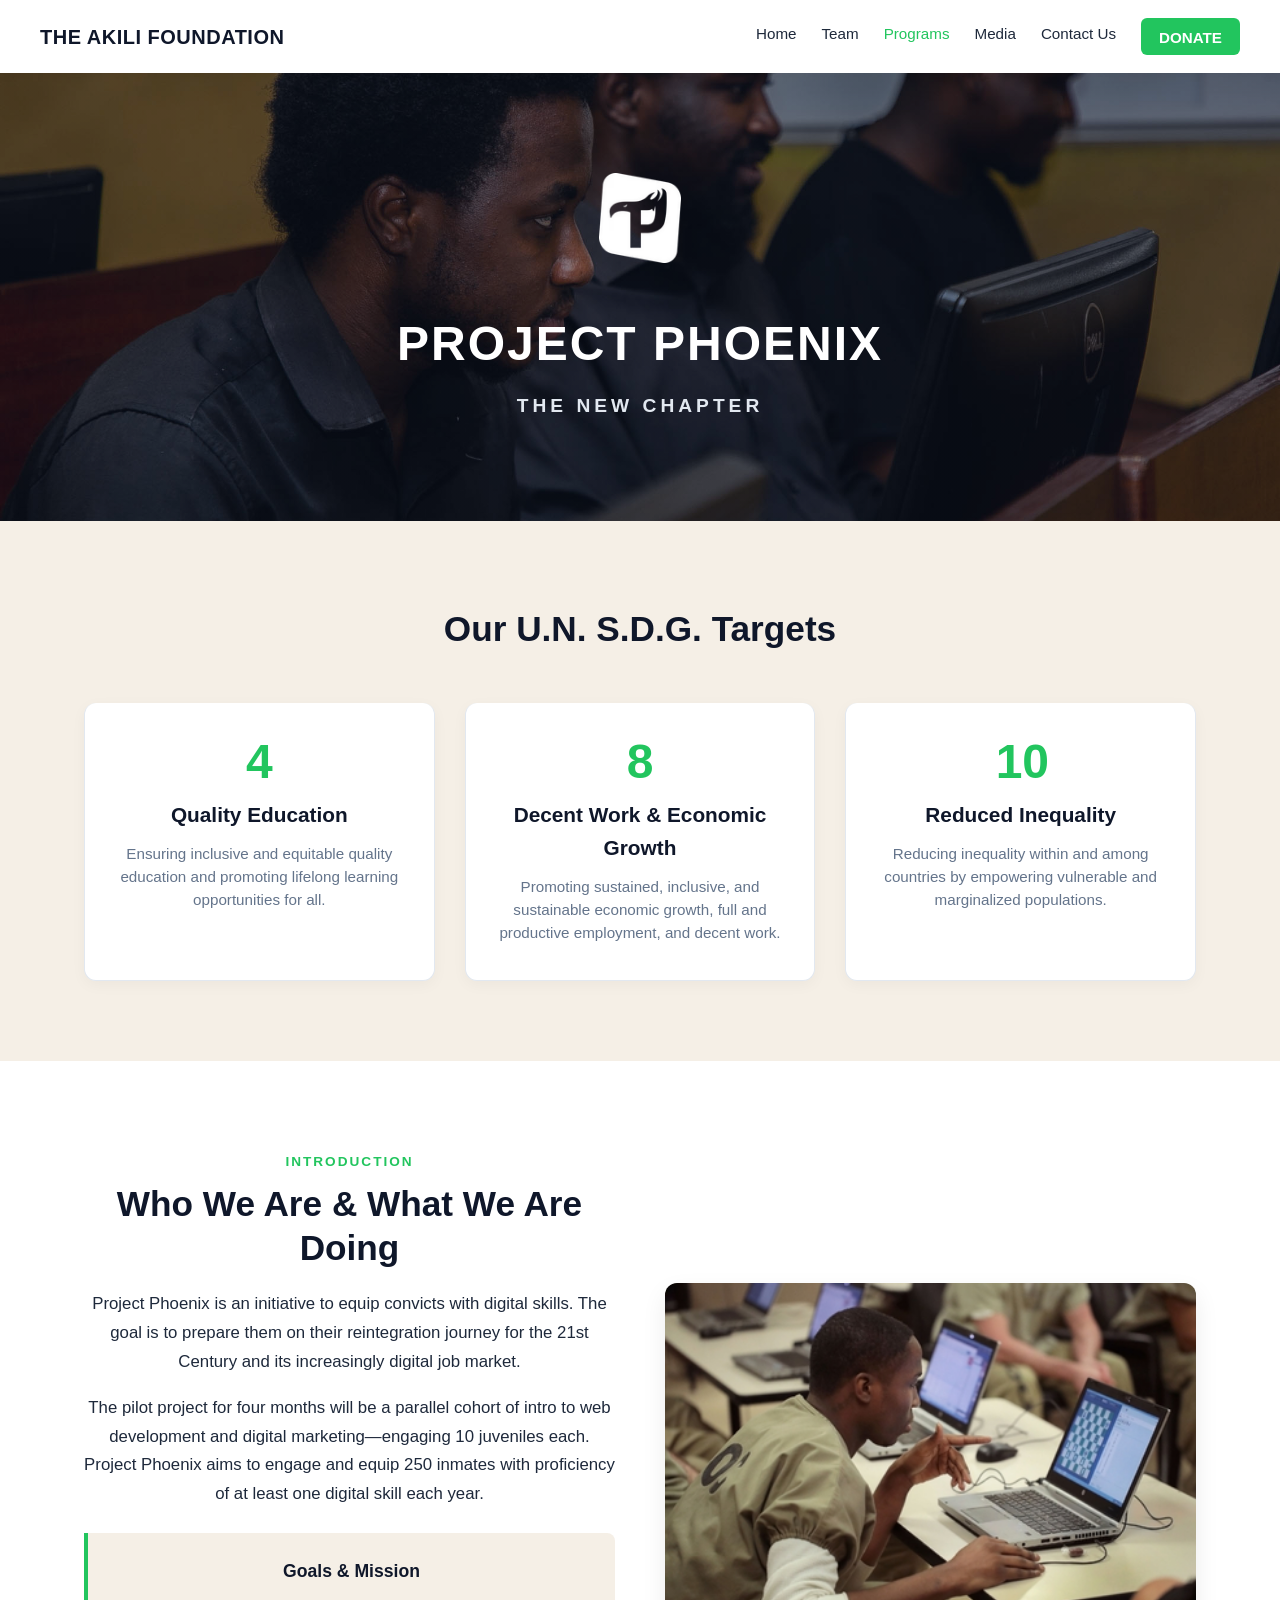
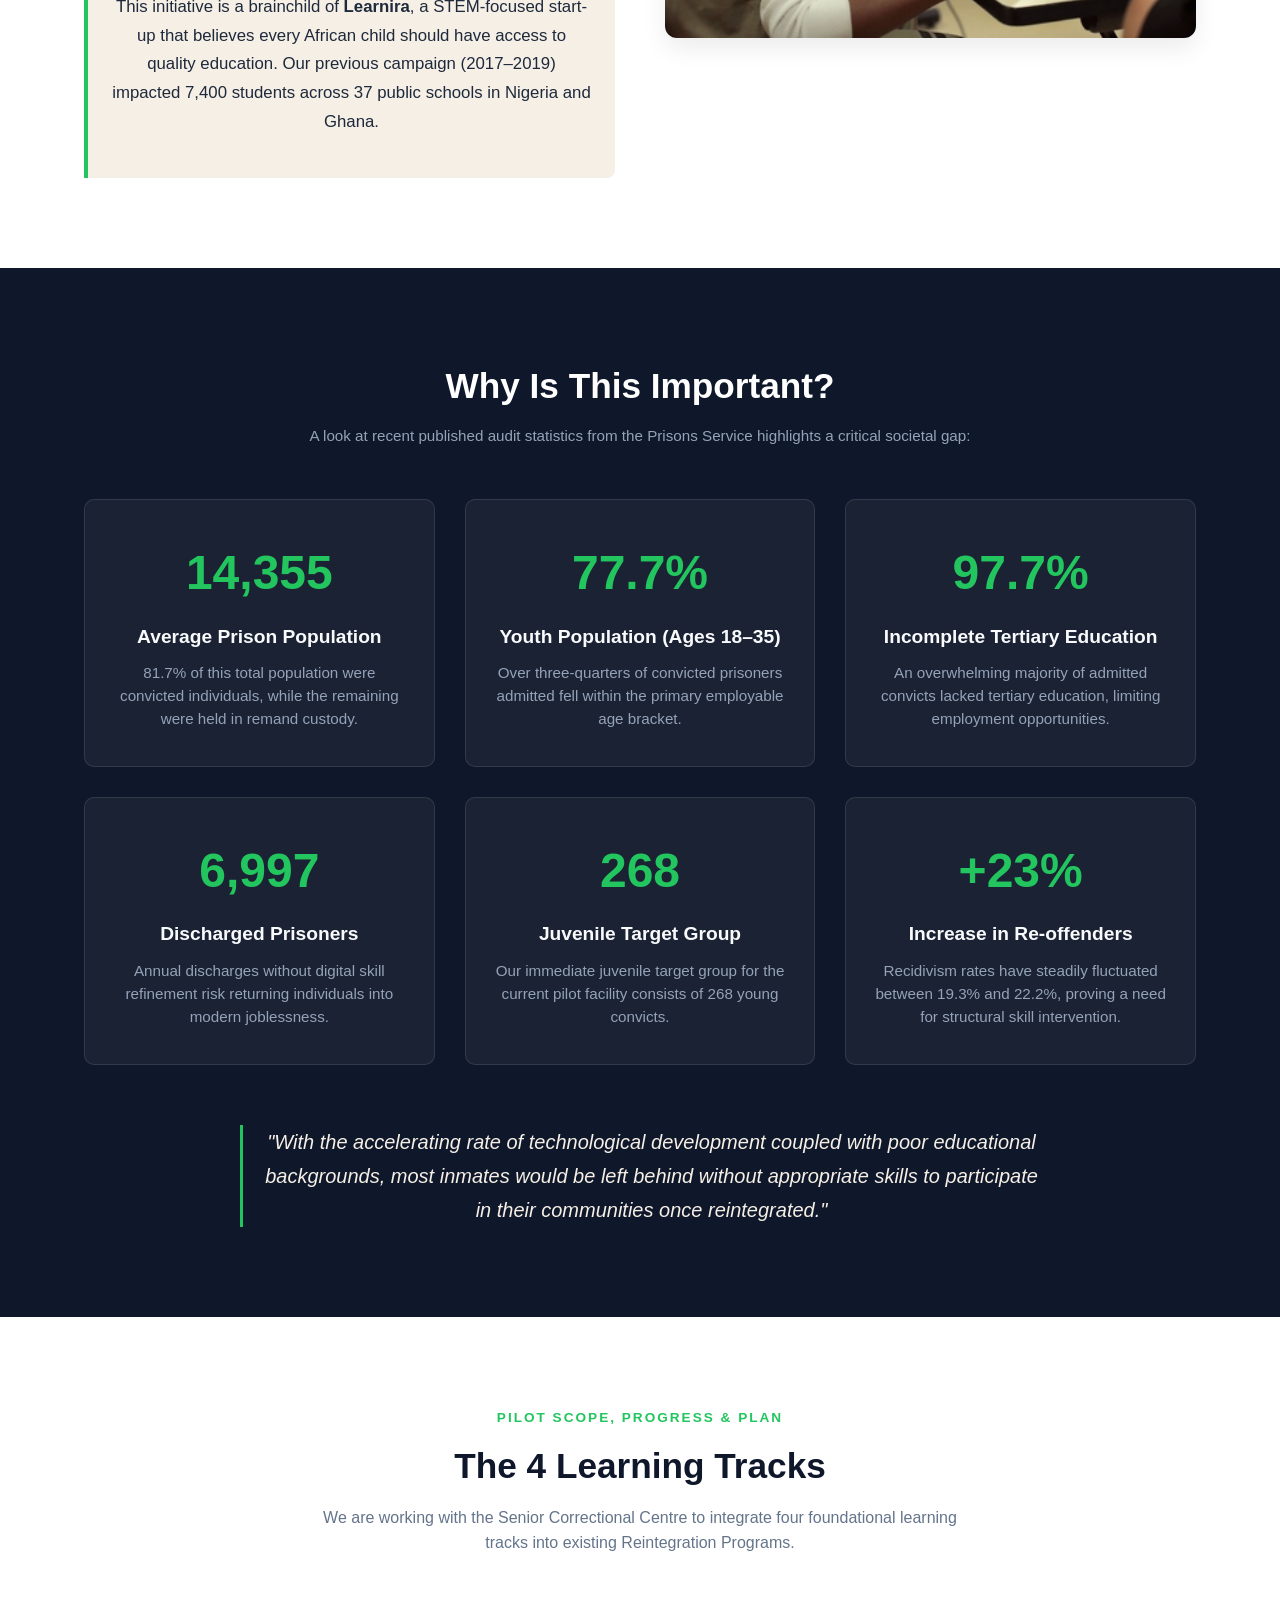
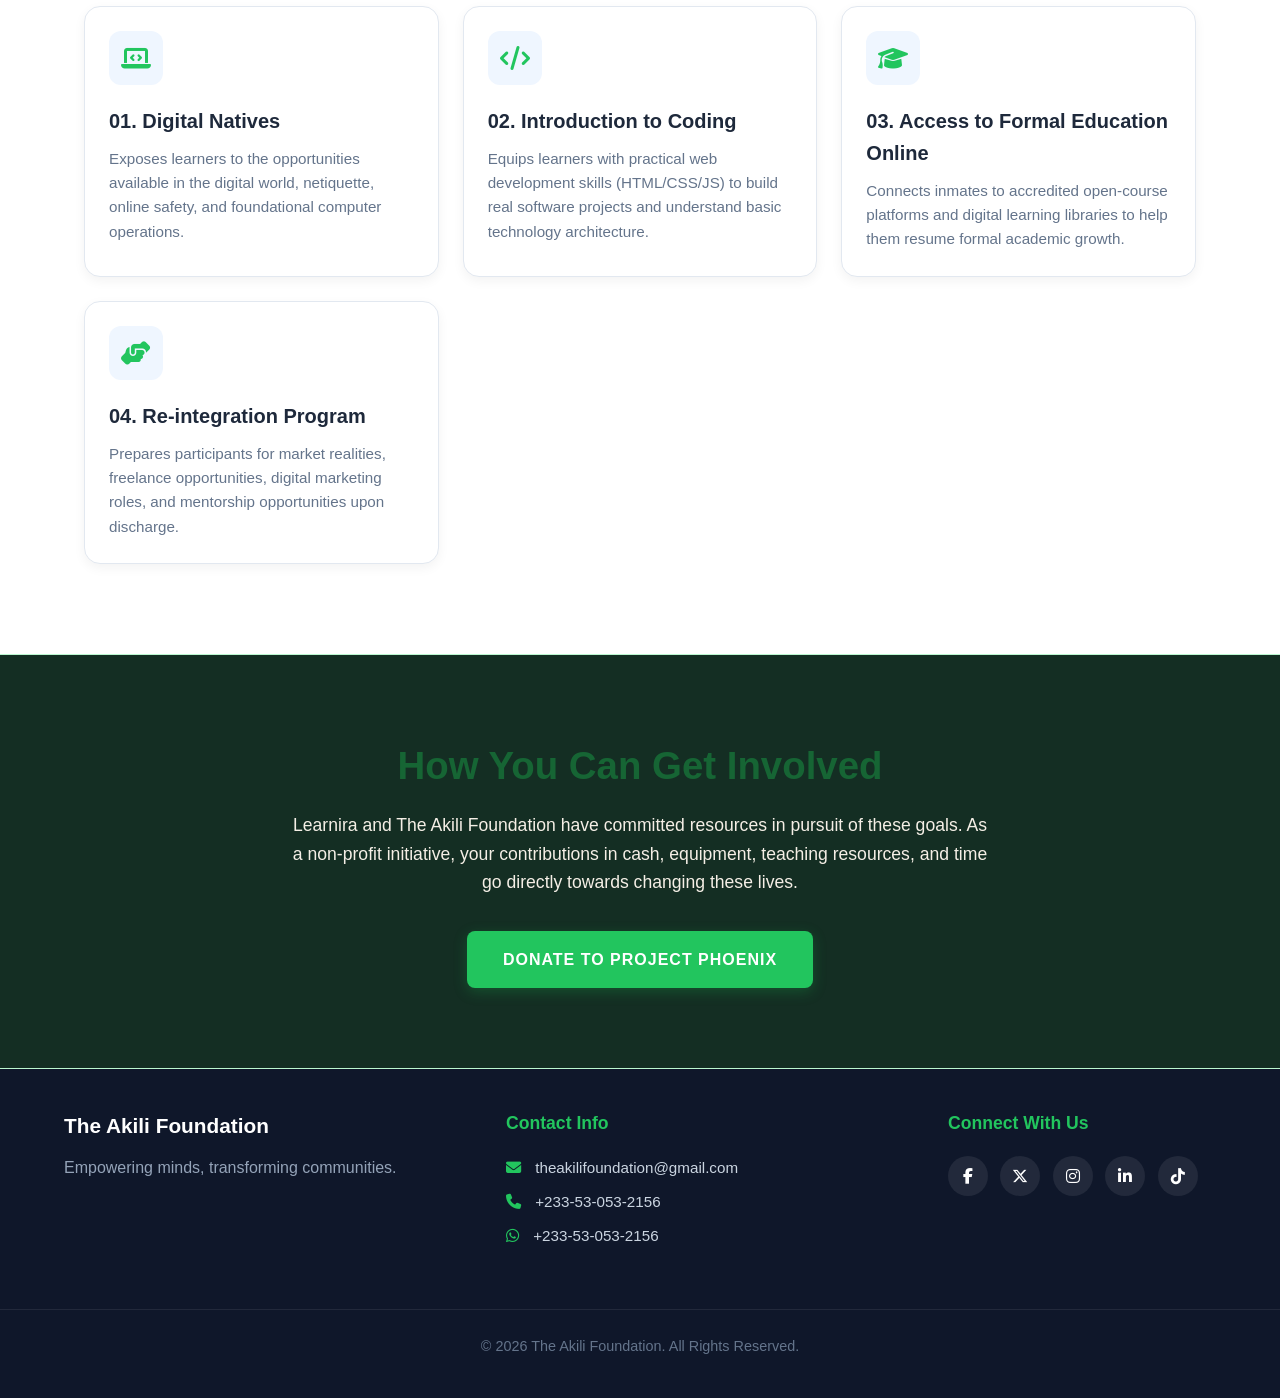
<file: project-phoenix.html>
<!DOCTYPE html>
<html lang="en">
<head>
    <meta charset="UTF-8">
    <meta name="viewport" content="width=device-width, initial-scale=1.0">
    <title>Project Phoenix | The Akili Foundation</title>
    <link rel="stylesheet" href="style.css">
    <link rel="stylesheet" href="https://cdnjs.cloudflare.com/ajax/libs/font-awesome/6.4.2/css/all.min.css">
</head>
<body>

    <header class="navbar">
        <div class="logo"><h2>THE AKILI FOUNDATION</h2></div>
        <button class="menu-toggle" id="menuToggle" aria-label="Toggle navigation" >
            <i class="fa-solid fa-bars"></i>
        </button>
        <nav class="nav-links" id="navLinks">
            <a href="index.html" id="nav-home">Home</a>
            <a href="team.html" id="nav-team">Team</a>
            <a href="programs.html" id="nav-programs" class="active">Programs</a>
            <a href="media.html" id="nav-media">Media</a>
            <a href="contact.html" id="nav-contact">Contact Us</a>
            <a href="donate.html" class="btn-donate">DONATE</a>
        </nav>
    </header>

    <section class="phoenix-hero">
        <div class="container hero-content">
            <div class="phoenix-logo-wrapper">
                <img src="images/p.png" alt="Project Phoenix Icon" class="phoenix-icon">
            </div>
            <h1>PROJECT PHOENIX</h1>
            <p class="hero-tagline">THE NEW CHAPTER</p>
        </div>
    </section>

    <section class="sdg-section">
        <div class="container text-center">
            <h2 class="section-title">Our U.N. S.D.G. Targets</h2>
            <div class="sdg-grid">
                
                <div class="sdg-card goal-4">
                    <div class="sdg-number">4</div>
                    <h3>Quality Education</h3>
                    <p>Ensuring inclusive and equitable quality education and promoting lifelong learning opportunities for all.</p>
                </div>

                <div class="sdg-card goal-8">
                    <div class="sdg-number">8</div>
                    <h3>Decent Work & Economic Growth</h3>
                    <p>Promoting sustained, inclusive, and sustainable economic growth, full and productive employment, and decent work.</p>
                </div>

                <div class="sdg-card goal-10">
                    <div class="sdg-number">10</div>
                    <h3>Reduced Inequality</h3>
                    <p>Reducing inequality within and among countries by empowering vulnerable and marginalized populations.</p>
                </div>

            </div>
        </div>
    </section>

    <section class="phoenix-intro-section">
        <div class="container">
            <div class="intro-grid">
                
                <div class="intro-text-block">
                    <span class="sub-heading">INTRODUCTION</span>
                    <h2>Who We Are & What We Are Doing</h2>
                    <p>
                        Project Phoenix is an initiative to equip convicts with digital skills. The goal is to prepare them on their reintegration journey for the 21st Century and its increasingly digital job market. 
                    </p>
                    <p>
                        The pilot project for four months will be a parallel cohort of intro to web development and digital marketing—engaging 10 juveniles each. Project Phoenix aims to engage and equip 250 inmates with proficiency of at least one digital skill each year.
                    </p>
                    
                    <div class="brainchild-box">
                        <h3>Goals & Mission</h3>
                        <p>
                            This initiative is a brainchild of <strong>Learnira</strong>, a STEM-focused start-up that believes every African child should have access to quality education. Our previous campaign (2017–2019) impacted 7,400 students across 37 public schools in Nigeria and Ghana.</p>
                    </div>
                </div>

                <div class="intro-image-block">
                    <img src="images/target.png" alt="Project Phoenix Classroom Session" class="styled-img">
                </div>

            </div>
        </div>
    </section>

    <section class="phoenix-stats-section">
        <div class="container">
            <div class="stats-header text-center">
                <h2>Why Is This Important?</h2>
                <p>A look at recent published audit statistics from the Prisons Service highlights a critical societal gap:</p>
            </div>

            <div class="stats-grid">
                
                <div class="stat-card">
                    <div class="stat-number">14,355</div>
                    <h4>Average Prison Population</h4>
                    <p>81.7% of this total population were convicted individuals, while the remaining were held in remand custody.</p>
                </div>

                <div class="stat-card">
                    <div class="stat-number">77.7%</div>
                    <h4>Youth Population (Ages 18–35)</h4>
                    <p>Over three-quarters of convicted prisoners admitted fell within the primary employable age bracket.</p>
                </div>

                <div class="stat-card">
                    <div class="stat-number">97.7%</div>
                    <h4>Incomplete Tertiary Education</h4>
                    <p>An overwhelming majority of admitted convicts lacked tertiary education, limiting employment opportunities.</p>
                </div>

                <div class="stat-card">
                    <div class="stat-number">6,997</div>
                    <h4>Discharged Prisoners</h4>
                    <p>Annual discharges without digital skill refinement risk returning individuals into modern joblessness.</p>
                </div>

                <div class="stat-card">
                    <div class="stat-number">268</div>
                    <h4>Juvenile Target Group</h4>
                    <p>Our immediate juvenile target group for the current pilot facility consists of 268 young convicts.</p>
                </div>

                <div class="stat-card">
                    <div class="stat-number">+23%</div>
                    <h4>Increase in Re-offenders</h4>
                    <p>Recidivism rates have steadily fluctuated between 19.3% and 22.2%, proving a need for structural skill intervention.</p>
                </div>

            </div>

            <div class="stats-summary-quote">
                <blockquote>
                    "With the accelerating rate of technological development coupled with poor educational backgrounds, most inmates would be left behind without appropriate skills to participate in their communities once reintegrated."
                </blockquote>
            </div>
        </div>
    </section>

    <section class="phoenix-plan-section">
        <div class="container">
            <div class="text-center section-header">
                <span class="sub-heading">PILOT SCOPE, PROGRESS & PLAN</span>
                <h2>The 4 Learning Tracks</h2>
                <p>We are working with the Senior Correctional Centre to integrate four foundational learning tracks into existing Reintegration Programs.</p>
            </div>

            <div class="tracks-grid"><div class="track-card">
                    <div class="track-icon">
                        <i class="fa-solid fa-laptop-code"></i>
                    </div>
                    <h3>01. Digital Natives</h3>
                    <p>Exposes learners to the opportunities available in the digital world, netiquette, online safety, and foundational computer operations.</p>
                </div>

                <div class="track-card">
                    <div class="track-icon">
                        <i class="fa-solid fa-code"></i>
                    </div>
                    <h3>02. Introduction to Coding</h3>
                    <p>Equips learners with practical web development skills (HTML/CSS/JS) to build real software projects and understand basic technology architecture.</p>
                </div>

                <div class="track-card">
                    <div class="track-icon">
                        <i class="fa-solid fa-graduation-cap"></i>
                    </div>
                    <h3>03. Access to Formal Education Online</h3>
                    <p>Connects inmates to accredited open-course platforms and digital learning libraries to help them resume formal academic growth.</p>
                </div>

                <div class="track-card">
                    <div class="track-icon">
                        <i class="fa-solid fa-handshake-angle"></i>
                    </div>
                    <h3>04. Re-integration Program</h3>
                    <p>Prepares participants for market realities, freelance opportunities, digital marketing roles, and mentorship opportunities upon discharge.</p>
                </div>

            </div>
        </div>
    </section>

    <section class="phoenix-cta-section">
        <div class="container text-center">
            <h2>How You Can Get Involved</h2>
            <p class="cta-desc">
                Learnira and The Akili Foundation have committed resources in pursuit of these goals. As a non-profit initiative, your contributions in cash, equipment, teaching resources, and time go directly towards changing these lives.
            </p>
            <div class="cta-button-wrapper">
                <a href="donate.html" class="btn-donate-hero">DONATE TO PROJECT PHOENIX</a>
            </div>
        </div>
    </section>

    <footer class="footer">
        <div class="footer-container">
            <div class="footer-about">
                <h3>The Akili Foundation</h3>
                <p>Empowering minds, transforming communities.</p>
            </div>
            
            <div class="footer-contact">
                <h4>Contact Info</h4>
                <p><i class="fa-solid fa-envelope"></i> theakilifoundation@gmail.com</p>
                <p><i class="fa-solid fa-phone"></i> +233-53-053-2156</p>
                <p><i class="fa-brands fa-whatsapp"></i> +233-53-053-2156</p>
            </div>

            <div class="footer-socials">
                <h4>Connect With Us</h4>
                <a href="https://www.facebook.com/profile.php?id=61557404831074" target="_blank"><i class="fa-brands fa-facebook-f"></i></a>
                <a href="https://m.x.com/AkiliFdn?launch_app_store=true"><i class="fa-brands fa-x-twitter"></i></a>
                <a href="https://www.instagram.com/theakilifoundation/?utm_source=ig_web_button_share_sheet"><i class="fa-brands fa-instagram"></i></a>
                <a href="https://www.linkedin.com/company/the-akili-foundation/"><i class="fa-brands fa-linkedin-in"></i></a>
                <a href="https://www.tiktok.com/@the.akili.foundation?lang=en&is_from_webapp=1&sender_device=mobile&sender_web_id=7657706891138270737"><i class="fa-brands fa-tiktok"></i></a>
            </div>
        </div>
        <div class="footer-bottom">
            <p>&copy; 2026 The Akili Foundation. All Rights Reserved.</p>
        </div>
    </footer>

    <script src="script.js"></script>

    
</body>
</html>
</file>
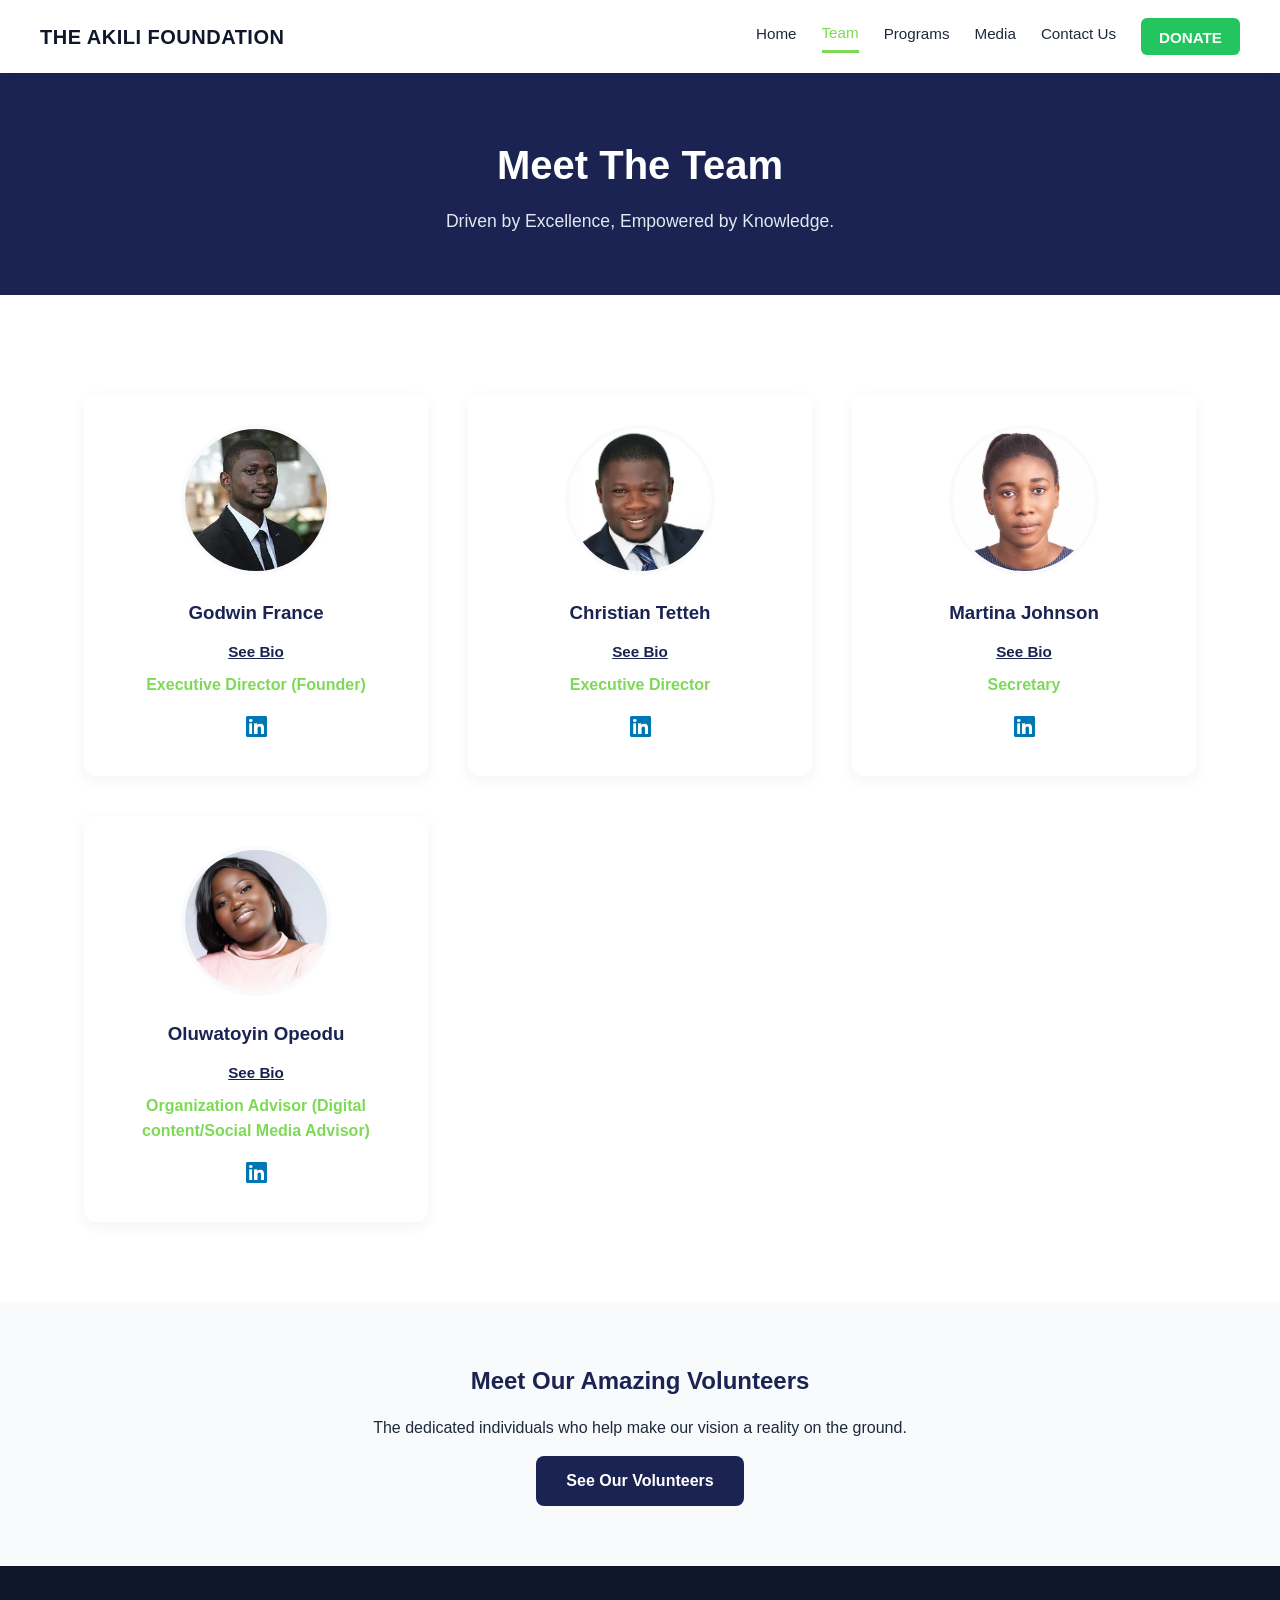
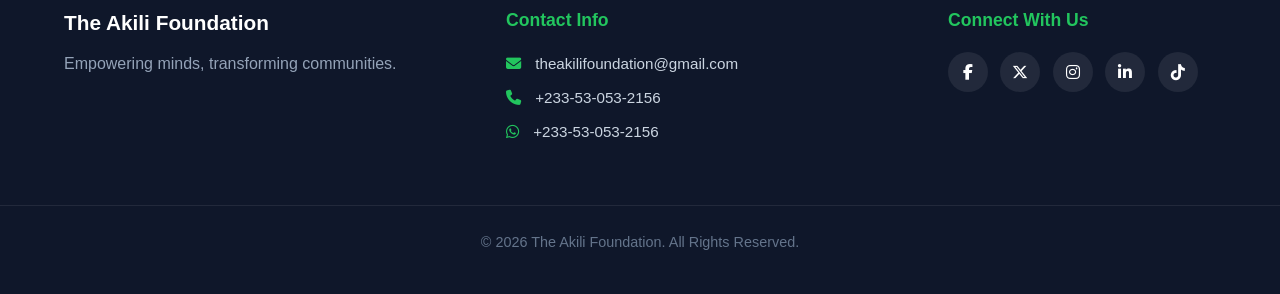
<file: team.html>
<!DOCTYPE html>
<html lang="en">
<head>
    <meta charset="UTF-8">
    <meta name="viewport" content="width=device-width, initial-scale=1.0">
    <title>Meet The Team | The Akili Foundation</title>
    <link rel="stylesheet" href="style.css">
    <link rel="stylesheet" href="https://cdnjs.cloudflare.com/ajax/libs/font-awesome/6.4.2/css/all.min.css">
</head>
<body>

    <header class="navbar">
        <div class="logo"><h2>THE AKILI FOUNDATION</h2></div>
        <button class="menu-toggle" id="menuToggle" aria-label="Toggle navigation" >
            <i class="fa-solid fa-bars"></i>
        </button>
        <nav class="nav-links" id="navLinks">
            <a href="index.html" id="nav-home">Home</a>
            <a href="team.html" id="nav-team">Team</a>
            <a href="programs.html" id="nav-programs">Programs</a>
            <a href="media.html" id="nav-media">Media</a>
            <a href="contact.html" id="nav-contact">Contact Us</a>
            <a href="donate.html" class="btn-donate">DONATE</a>
        </nav>
    </header>

    <section class="page-header">
        <div class="container">
            <h1>Meet The Team</h1>
            <p>Driven by Excellence, Empowered by Knowledge.</p>
        </div>
    </section>

    <section class="team-grid-section">
        <div class="container">
            <div class="profile-grid">
                
                <div class="profile-card">
                    <img src="images/jull.jpg" alt="Godwin France">
                    <h3>Godwin France</h3>
                    <button type="button" class="see-bio-btn" data-bio="godwin">
    See Bio
</button>
                    <p class="role">Executive Director (Founder)</p>
                    <a href="https://linkedin.com/in/YOUR-URL" target="_blank" class="linkedin-link"><i class="fa-brands fa-linkedin"></i></a>
                </div>

                <div class="profile-card">
                    <img src="images/chris.png" alt="Christian Tetteh">
                    <h3>Christian Tetteh</h3>
                    <button type="button" class="see-bio-btn" data-bio="christian">
    See Bio
</button>
                    <p class="role">Executive Director</p>
                    <a href="https://linkedin.com/in/YOUR-URL" target="_blank" class="linkedin-link"><i class="fa-brands fa-linkedin"></i></a>
                </div>

                <div class="profile-card">
                    <img src="images/matt.png" alt="Martina Johnson">
                    <h3>Martina Johnson </h3>
                    <button type="button" class="see-bio-btn" data-bio="martina">
    See Bio
</button>
                    <p class="role">Secretary</p>
                    <a href="https://linkedin.com/in/YOUR-URL" target="_blank" class="linkedin-link"><i class="fa-brands fa-linkedin"></i></a>
                </div>

                <div class="profile-card">
                    <img src="images/olu.png" alt="Oluwatoyin Opeodu">
                    <h3>Oluwatoyin Opeodu</h3>
                  
<button type="button" class="see-bio-btn" data-bio="oluwatoyin">
    See Bio
</button>
                    <p class="role">Organization Advisor (Digital content/Social Media  Advisor)</p>
                    <a href="https://linkedin.com/in/YOUR-URL" target="_blank" class="linkedin-link"><i class="fa-brands fa-linkedin"></i></a>
                </div>

            </div>
        </div>
    </section>

    <section class="volunteer-bridge">
        <div class="container">
            <h2>Meet Our Amazing Volunteers</h2>
            <p>The dedicated individuals who help make our vision a reality on the ground.</p>
            <a href="volunteers.html" class="btn-primary">See Our Volunteers</a>
        </div>
    </section>

    <footer class="footer">
        <div class="footer-container">
            <div class="footer-about">
                <h3>The Akili Foundation</h3>
                <p>Empowering minds, transforming communities.</p>
            </div>
            <div class="footer-contact">
                <h4>Contact Info</h4>
                <p><i class="fa-solid fa-envelope"></i> theakilifoundation@gmail.com</p>
                <p><i class="fa-solid fa-phone"></i> +233-53-053-2156</p>
                <p><i class="fa-brands fa-whatsapp"></i> +233-53-053-2156</p>
            </div>

            <div class="footer-socials">
                <h4>Connect With Us</h4>
                <a href="https://www.facebook.com/profile.php?id=61557404831074" target="_blank"><i class="fa-brands fa-facebook-f"></i></a>
                <a href="https://m.x.com/AkiliFdn?launch_app_store=true"><i class="fa-brands fa-x-twitter"></i></a>
                <a href="https://www.instagram.com/theakilifoundation/?utm_source=ig_web_button_share_sheet"><i class="fa-brands fa-instagram"></i></a>
                <a href="https://www.linkedin.com/company/the-akili-foundation/"><i class="fa-brands fa-linkedin-in"></i></a>
                <a href="https://www.tiktok.com/@the.akili.foundation?lang=en&is_from_webapp=1&sender_device=mobile&sender_web_id=7657706891138270737"><i class="fa-brands fa-tiktok"></i></a>
            </div>
        </div>
        <div class="footer-bottom">
            <p>&copy; 2026 The Akili Foundation. All Rights Reserved.</p>
        </div>
    </footer>


<div class="bio-overlay" id="bioOverlay" hidden>
    <div class="bio-modal" role="dialog" aria-modal="true"
         aria-labelledby="bioTitle" aria-describedby="bioText">
        <button class="bio-close" id="bioClose"
                type="button" aria-label="Close biography">
            &times;
        </button>
        <h2 id="bioTitle"></h2>
        <p id="bioText"></p>
    </div>
</div>


    <script src="script.js"></script>

    
</body>
</html>
</file>
<file: style.css>
/* =========================================
   0. GOOGLE FONTS & ROOT VARIABLES
   ========================================= */
@import url('https://fonts.googleapis.com/css2?family=Poppins:wght@300;400;600;700&display=swap');

:root {
    --primary-blue: #1a2352;
    --primary-green: #7ed957;
    --hover-green: #6bc246;
    --white: #ffffff;
    --light-gray: #f8fafc;
    --border-gray: #e2e8f0;
    --text-gray: #475569;
    --dark-bg: #0f172a;
    --whatsapp-green: #25D366;
}

/* =========================================
   1. GLOBAL RESET & BASE STYLES
   ========================================= */
* {
    margin: 0;
    padding: 0;
    box-sizing: border-box;
    font-family: 'Poppins', sans-serif;
}

body {
    background-color: #f5f9f6;
    color: var(--text-gray);
    line-height: 1.6;
}

.container {
    max-width: 1200px;
    margin: 0 auto;
    padding: 0 20px;
    text-align: center;
}

h1, h2, h3, h4 {
    color: var(--primary-blue);
    margin-bottom: 15px;
}

/* =========================================
   2. UNIVERSAL NAVBAR
   ========================================= */
.navbar {
    display: flex;
    justify-content: space-between;
    align-items: center;
    padding: 20px 50px;
    background-color: var(--white);
    box-shadow: 0 4px 6px rgba(0,0,0,0.05);
    position: sticky;
    top: 0;
    z-index: 1000;
}

.logo h2 {
    font-size: 1.5rem;
    margin: 0;
}

.nav-links {
    display: flex;
    gap: 30px;
    align-items: center;
}

.nav-links a {
    text-decoration: none;
    color: var(--primary-blue);
    font-weight: 600;
    transition: color 0.3s;
    padding-bottom: 5px;
}

.nav-links a:hover {
    color: var(--primary-green);
}

.nav-links a.active-link {
    border-bottom: 3px solid var(--primary-green);
    color: var(--primary-green);
}

/* =========================================
   3. BUTTONS
   ========================================= */
.btn-donate {
    background-color: var(--primary-green);
    color: var(--white) !important;
    padding: 10px 24px;
    border-radius: 50px;
    border: none;
    font-weight: 600;
    transition: background 0.3s;
}

.btn-donate:hover {
    background-color: var(--hover-green);
    border-bottom: none;
}

.btn-primary {
    display: inline-block;
    background-color: var(--primary-blue);
    color: var(--white);
    padding: 12px 30px;
    border-radius: 8px;
    text-decoration: none;
    font-weight: 600;
    transition: background 0.3s;
    margin-top: 15px;
    border: none;
    cursor: pointer;
}

.btn-primary:hover {
    background-color: #11183b;
}

.btn-whatsapp {
    display: inline-block;
    background-color: var(--whatsapp-green);
    color: var(--white);
    padding: 10px 20px;
    border-radius: 8px;
    text-decoration: none;
    font-weight: 600;
    margin-top: 10px;
    transition: transform 0.3s;
}

.btn-whatsapp:hover {
    transform: translateY(-3px);
}

/* =========================================
   4. HOME PAGE SECTIONS
   ========================================= */
.hero-section {
    position: relative;
    background-image: url('images/78.jpg'); /* Starts with your first working image */
    background-position: center;
    background-size: cover;
    background-repeat: no-repeat;
    
    height: 80vh;
    display: flex;
    align-items: center;
    justify-content: center;
    text-align: center;
    color: var(--white);
    padding: 0 20px;
    overflow: hidden;
    
    /* Smooth transition fade when background changes */
    transition: background-image 1.2s ease-in-out;
}

/* Handles the dark blue tint safely so JavaScript doesn't break it */
.hero-section::before {
    content: "";
    position: absolute;
    top: 0;
    left: 0;
    width: 100%;
    height: 100%;
    background: rgba(26, 35, 82, 0.8);
    z-index: 1;
}

/* Pushes text in front of the dark tint */
.hero-content {
    position: relative;
    z-index: 2;
}

.hero-content h1 {
    color: var(--white);
    font-size: 3.5rem;
}

.hero-content p {
    font-size: 1.2rem;
    max-width: 600px;
    margin: 0 auto;
    color: #e2e8f0;
}
.what-we-do, .our-approach, .impact-counter, .media-preview, .cta-section {
    padding: 80px 0;
}

.what-we-do { background-color: var(--light-gray); }
.what-we-do p { max-width: 800px; margin: 0 auto; font-size: 1.1rem; }

.sdg-grid {
    display: grid;
    grid-template-columns: repeat(auto-fit, minmax(250px, 1fr));
    gap: 30px;
    margin-top: 40px;
}

.sdg-card {
    background: var(--white);
    padding: 40px 20px;
    border-radius: 10px;
    box-shadow: 0 10px 20px rgba(0,0,0,0.05);
    border-top: 5px solid var(--primary-green);
    transition: transform 0.3s;
}

.sdg-card:hover {
    transform: translateY(-5px); 
}

.impact-counter { background-color: var(--primary-blue); color: var(--white); }
.impact-counter h2, .impact-counter h3 { color: var(--white); }
.impact-icon { font-size: 3rem; color: var(--primary-green); margin-bottom: 30px; }

.counter-grid {
    display: grid;
    grid-template-columns: repeat(auto-fit, minmax(200px, 1fr));
    gap: 40px;
}

.counter-box h3 { font-size: 2.5rem; margin-bottom: 10px; }
.cta-section { background-color: var(--light-gray); }

/* =========================================
   5. SUBPAGE HEADERS (Team, Contact, etc.)
   ========================================= */
.page-header {
    background-color: var(--primary-blue);
    color: var(--white);
    padding: 60px 20px;
    text-align: center;
}

.page-header h1 {
    color: var(--white);
    font-size: 2.5rem;
    margin-bottom: 10px;
}

.page-header p {
    color: var(--border-gray);
    font-size: 1.1rem;
    max-width: 600px;
    margin: 0 auto;
}

/* =========================================
   6. TEAM & VOLUNTEERS
   ========================================= */
.team-grid-section, .volunteer-cta {
    padding: 80px 0;
}

.profile-grid {
    display: grid;
    grid-template-columns: repeat(auto-fit, minmax(250px, 1fr));
    gap: 40px;
    margin-top: 20px;
}

.profile-card {
    background: var(--white);
    padding: 30px 20px;
    border-radius: 12px;
    box-shadow: 0 4px 15px rgba(0,0,0,0.05);
    text-align: center;
}

.profile-card img {
    width: 150px;
    height: 150px;
    border-radius: 50%;
    object-fit: cover;
    margin-bottom: 15px;
    border: 4px solid var(--light-gray);
}

.profile-card .role {
    color: var(--primary-green);
    font-weight: 600;
}

.linkedin-link {
    display: inline-block;
    margin-top: 10px;
    font-size: 1.5rem;
    color: #0077b5;
    transition: transform 0.3s, color 0.3s;
}

.linkedin-link:hover {
    color: #005582;
    transform: scale(1.2);
}

.volunteer-bridge {
    background-color: var(--light-gray);
    padding: 60px 0;
}

/* =========================================
   PROGRAMS PAGE STYLES
   ========================================= */

/* --- Taller Top Hero Banner with Background Image --- */
.programs-hero {
    position: relative;
    background-image: url('images/programs.png'); /* Swap with your top hero image path */
    background-size: cover;
    background-position: center;
    background-repeat: no-repeat;
    min-height: 380px; /* Spacious, impactful height */
    display: flex;
    align-items: center;
    justify-content: center;
}

.hero-overlay {
    background: rgba(26, 35, 82, 0.8);
    width: 100%;
    height: 100%;
    min-height: 380px;
    display: flex;
    align-items: center;
    justify-content: center;
    padding: 60px 20px;
    box-sizing: border-box;
}

.programs-hero h1 {
    font-size: 2.8rem;
    font-weight: 800;
    color: #ffffff;
    margin-bottom: 16px;
    letter-spacing: 1px;
    text-shadow: 0 2px 6px rgba(0, 0, 0, 0.3);
}

.hero-subtitle {
    color: #e2e8f0;
    font-size: 1.1rem;
    max-width: 720px;
    margin: 0 auto;
    line-height: 1.6;
    text-shadow: 0 1px 4px rgba(0, 0, 0, 0.4);
}

/* --- Container & Spacing --- */
.programs-section {
    padding: 70px 20px;
    background-color: #f5f9f6; /* Soft faint green tint */
}

.programs-container {
    display: flex;
    flex-direction: column;
    gap: 45px;
    max-width: 1100px;
    margin: 0 auto;
}

/* --- DESKTOP VIEW (Split 2-Column Cards) --- */
.program-card {
    display: flex;
    background: #ffffff;
    border-radius: 16px;
    overflow: hidden;
    box-shadow: 0 6px 20px rgba(22, 163, 74, 0.06);
    border: 1px solid #dcfce7;
    min-height: 350px;
    transition: transform 0.3s ease, box-shadow 0.3s ease;
}

.program-card:hover {
    transform: translateY(-4px);
    box-shadow: 0 12px 30px rgba(22, 163, 74, 0.12);
}

.program-card:nth-child(even) {
    flex-direction: row-reverse;
}

.program-image {
    flex: 1;
    position: relative;
    min-height: 300px;
}

.program-image img {
    width: 100%;
    height: 100%;
    object-fit: cover;
    display: block;
}

.program-content {
    flex: 1;
    padding: 45px 40px;
    display: flex;
    flex-direction: column;
    justify-content: center;
    align-items: flex-start;
}

.program-content h3 {
    font-size: 1.85rem;
    color: #0f172a;
    margin-bottom: 16px;
    font-weight: 700;
}

.program-content p {
    color: #475569;
    font-size: 0.98rem;
    line-height: 1.65;
    margin-bottom: 28px;
}

.btn-learn-more {
    display: inline-block;
    background-color: #2563eb; /* Primary blue button */
    color: #ffffff;
    padding: 12px 30px;
    border-radius: 8px;
    text-decoration: none;
    font-weight: 600;
    font-size: 0.95rem;
    box-shadow: 0 4px 12px rgba(37, 99, 235, 0.2);
    transition: background-color 0.3s ease, transform 0.2s ease;
}

.btn-learn-more:hover {
    background-color: #1d4ed8;
    transform: translateY(-2px);
}

/* --- MOBILE VIEW (Image Overlay Cards <= 768px) --- */
@media (max-width: 768px) {
    .programs-hero {
        min-height: 300px;
    }
    
    .hero-overlay {
        min-height: 300px;
        padding: 40px 15px;
    }

    .programs-hero h1 {
        font-size: 2rem;
    }

    .hero-subtitle {
        font-size: 0.95rem;
    }

    .programs-section {
        padding: 35px 15px;
    }

    .program-card,
    .program-card:nth-child(even) {
        flex-direction: column;
        position: relative;
        min-height: 440px;
        border-radius: 14px;
        border: none;
        overflow: hidden;
    }

    .program-image {
        position: absolute;
        top: 0;
        left: 0;
        width: 100%;
        height: 100%;
        z-index: 1;
    }

    .program-image img {
        width: 100%;
        height: 100%;
        object-fit: cover;
    }

    /* Dark gradient overlay for mobile readability */
    .program-card::after {
        content: '';
        position: absolute;
        top: 0;
        left: 0;
        width: 100%;
        height: 100%;
        background: linear-gradient(180deg, rgba(15, 23, 42, 0.25) 0%, rgba(15, 23, 42, 0.92) 85%);
        z-index: 2;
    }

    .program-content {
        position: relative;
        z-index: 3;
        height: 100%;
        padding: 32px 22px;
        justify-content: flex-end;
        align-items: flex-start;
        box-sizing: border-box;
    }

    .program-content h3 {
        color: #ffffff;
        font-size: 1.65rem;
        margin-bottom: 12px;
        text-shadow: 0 2px 4px rgba(0, 0, 0, 0.4);
    }

    .program-content p {
        color: #f1f5f9;
        font-size: 0.92rem;
        line-height: 1.55;
        margin-bottom: 22px;
        text-shadow: 0 1px 3px rgba(0, 0, 0, 0.5);
    }

    .btn-learn-more {
        background-color: #2563eb;
        width: 100%;
        text-align: center;
        padding: 14px 0;
        box-shadow: 0 4px 14px rgba(0, 0, 0, 0.3);
    }
}

/* =========================================
   8. MEDIA GALLERY
   ========================================= */
.gallery-section { padding: 80px 0; }

.gallery-grid {
    display: grid;
    grid-template-columns: repeat(auto-fit, minmax(250px, 1fr));
    gap: 20px;
}

.gallery-item img {
    width: 100%;
    height: 250px;
    object-fit: cover;
    border-radius: 10px;
    transition: transform 0.3s;
}

.gallery-item img:hover { transform: scale(1.02); }

.gallery-wide {
    grid-column: 1 / -1; 
}

.gallery-wide img {
    height: 400px;
}

/* =========================================
   9. FORMS & CARDS (SHARED, VOLUNTEER & CONTACT)
   ========================================= */

/* --- 9.1 Shared Form Styles (Used on both pages) --- */
.standard-form {
    display: flex;
    flex-direction: column;
    gap: 16px;
}

.form-group {
    display: flex;
    flex-direction: column;
    gap: 6px;
}

.form-group.full-width {
    width: 100%;
}

.form-group label {
    font-weight: 600;
    font-size: 0.88rem;
    color: #374151;
}

/* Inputs, Select Dropdowns, & Textareas Base Styling */
.standard-form input, 
.standard-form select, 
.standard-form textarea {
    width: 100%;
    padding: 12px 15px;
    border: 1px solid #d1d5db;
    border-radius: 8px;
    font-size: 0.95rem;
    background-color: #ffffff;
    color: #1f2937;
    outline: none;
    transition: border-color 0.3s, box-shadow 0.3s;
    font-family: inherit;
}

/* Custom Dropdown Styling */
.standard-form select {
    cursor: pointer;
    appearance: none;
    background-image: url("data:image/svg+xml;charset=UTF-8,%3Csvg xmlns='http://www.w3.org/2000/svg' viewBox='0 0 24 24' fill='none' stroke='%3C374151' stroke-width='2' stroke-linecap='round' stroke-linejoin='round'%3E%3Cpolyline points='6 9 12 15 18 9'%3E%3C/polyline%3E%3C/svg%3E");
    background-repeat: no-repeat;
    background-position: right 15px center;
    background-size: 16px;
}

.standard-form input:focus, 
.standard-form select:focus, 
.standard-form textarea:focus {
    border-color: var(--primary-blue, #1d4ed8);
    box-shadow: 0 0 0 3px rgba(29, 78, 216, 0.15);
}

.form-submit-btn {
    width: 100%;
    padding: 14px;
    font-size: 1rem;
    font-weight: 600;
    cursor: pointer;
    margin-top: 10px;
    border-radius: 8px;
}


/* --- 9.2 Volunteers Page Specifics --- */
.volunteer-cta {
    padding: 60px 0;
}

.volunteer-form-card {
    background-color: #f0fdf4; /* Soft mint green card */
    border: 1px solid #bbf7d0;
    border-radius: 16px;
    padding: 40px;
    max-width: 800px;
    margin: 0 auto;
    box-shadow: 0 10px 25px rgba(0, 0, 0, 0.05);
    text-align: left;
}

.form-header {
    text-align: center;
    margin-bottom: 30px;
}

.form-header h2 {
    color: #1f2937;
    font-size: 1.8rem;
    margin-bottom: 8px;
}

.form-header p {
    color: #4b5563;
    font-size: 0.95rem;
}

.form-grid {
    display: grid;
    grid-template-columns: 1fr 1fr;
    gap: 20px;
}


/* --- 9.3 Contact Page Specifics --- */
.contact-section { 
    padding: 60px 0; 
}

.contact-grid {
    display: grid;
    grid-template-columns: 1fr 1fr;
    gap: 40px;
    align-items: start;
}

.contact-card {
    background-color: #f0fdf4; /* Matching mint green card */
    border: 1px solid #bbf7d0;
    border-radius: 16px;
    padding: 35px;
    box-shadow: 0 8px 20px rgba(0, 0, 0, 0.04);
    text-align: left;
}

.contact-card h2 {
    font-size: 1.6rem;
    color: #1f2937;
    margin-bottom: 6px;
}

.section-subtext {
    font-size: 0.9rem;
    color: #4b5563;
    margin-bottom: 25px;
}

.contact-info-container {
    display: flex;
    flex-direction: column;
    gap: 20px;
}

.info-card {
    background: #ffffff;
    border: 1px solid #e5e7eb;
    border-radius: 12px;
    padding: 24px;
    display: flex;
    gap: 20px;
    align-items: flex-start;
    box-shadow: 0 4px 12px rgba(0, 0, 0, 0.03);
    text-align: left;
    transition: transform 0.2s ease, box-shadow 0.2s ease;
}

.info-card:hover {
    transform: translateY(-2px);
    box-shadow: 0 6px 16px rgba(0, 0, 0, 0.06);
}

.info-card.highlight-card {
    background: #f0fdf4;
    border-color: #86efac;
}

.info-icon {
    background: #eff6ff;
    color: var(--primary-blue, #1d4ed8);
    width: 48px;
    height: 48px;
    border-radius: 10px;
    display: flex;
    align-items: center;
    justify-content: center;
    font-size: 1.3rem;
    flex-shrink: 0;
}

.info-icon.green-icon {
    background: #dcfce7;
    color: #16a34a;
}

.info-icon.blue-icon {
    background: #e0f2fe;
    color: #0284c7;
}

.info-content h4 {
    font-size: 1.1rem;
    color: #111827;
    margin-bottom: 4px;
}.info-main {
    font-weight: 600;
    color: #1f2937;
    font-size: 1rem;
    margin-bottom: 6px;
}

.info-sub {
    font-size: 0.88rem;
    color: #6b7280;
    line-height: 1.4;
}

.btn-whatsapp {
    display: inline-flex;
    align-items: center;
    gap: 8px;
    background-color: #25d366;
    color: #ffffff;
    padding: 10px 18px;
    border-radius: 6px;
    font-size: 0.9rem;
    font-weight: 600;
    text-decoration: none;
    margin-top: 12px;
    transition: background 0.3s;
}

.btn-whatsapp:hover {
    background-color: #1eb954;
}


/* --- 9.4 Responsive Layouts (Mobile & Tablet) --- */
@media (max-width: 768px) {
    .form-grid,
    .contact-grid {
        grid-template-columns: 1fr;
        gap: 30px;
    }

    .volunteer-form-card,
    .contact-card {
        padding: 25px 20px;
    }

    .info-card {
        padding: 20px;
    }
}
/* =========================================
   10. DONATE PAGE
   ========================================= */
.donate-section { padding: 80px 0; background-color: var(--light-gray); }

.donate-grid {
    display: grid;
    grid-template-columns: repeat(auto-fit, minmax(300px, 1fr));
    gap: 30px;
}

.donate-card {
    background: var(--white);
    padding: 40px 30px;
    border-radius: 12px;
    box-shadow: 0 5px 20px rgba(0,0,0,0.05);
    border-top: 5px solid var(--primary-green);
}

.donate-icon i {
    font-size: 3rem;
    color: var(--primary-blue);
    margin-bottom: 20px;
}

.momo-details {
    background-color: var(--light-gray);
    padding: 20px;
    border-radius: 8px;
    margin-top: 20px;
    text-align: left;
}

.momo-details p {
    margin-bottom: 5px;
    color: var(--primary-blue);
}

/* =========================================
   11. UNIVERSAL FOOTER
   ========================================= */
.footer {
    background-color: var(--dark-bg);
    color: var(--white);
    padding: 60px 50px 20px;
    text-align: left;
}

.footer-container {
    display: grid;
    grid-template-columns: repeat(auto-fit, minmax(250px, 1fr));
    gap: 40px;
    margin-bottom: 40px;
}

.footer h3, .footer h4 { color: var(--white); margin-bottom: 20px; }

.footer-contact p { margin-bottom: 10px; color: #cbd5e1; }
.footer-contact i { color: var(--primary-green); margin-right: 10px; }

.footer-socials a {
    display: inline-block;
    background: rgba(255,255,255,0.1);
    color: var(--white);
    width: 40px;
    height: 40px;
    line-height: 40px;
    text-align: center;
    border-radius: 50%;
    margin-right: 10px;
    transition: background 0.3s;
}

.footer-socials a:hover { background: var(--primary-green); }

.footer-bottom {
    text-align: center;
    padding-top: 20px;
    border-top: 1px solid rgba(255,255,255,0.1);
    color: #94a3b8;
    font-size: 0.9rem;
}

/* =========================================
   12. RESPONSIVE MEDIA QUERIES (Mobile)
   ========================================= */
@media (max-width: 768px) {
    .navbar { flex-direction: column; padding: 20px; gap: 15px; }
    .nav-links { flex-wrap: wrap; justify-content: center; gap: 15px; }
    .hero-content h1 { font-size: 2.5rem; }
    .contact-grid { grid-template-columns: 1fr; }
    .gallery-wide img { height: 250px; }
}

/* =========================================
   13. IMPACT CAROUSEL (FULL WIDTH)
   ========================================= */
.impact-carousel {
    position: relative;
    width: 100%;
    max-width: 1200px;
    margin: 40px auto;
    overflow: hidden;
    border-radius: 12px;
}

#carouselImage {
    width: 100%;
    height: 500px;
    object-fit: cover;
    display: block;
}

.carousel-btn {
    position: absolute;
    top: 50%;
    transform: translateY(-50%);
    background-color: rgba(26, 35, 82, 0.8);
    color: var(--white);
    border: none;
    padding: 15px 20px;
    cursor: pointer;
    font-size: 24px;
    border-radius: 5px;
    transition: background-color 0.3s;
    z-index: 10;
}

.carousel-btn:hover {
    background-color: var(--primary-green);
}

#prevBtn { left: 20px; }
#nextBtn { right: 20px; }

/* =========================================
   PROJECT PHOENIX PAGE STYLES
   ========================================= */

/* --- Hero Banner --- */
.phoenix-hero {
    background: linear-gradient(135deg, #0f172a 0%, #1e293b 100%);
    color: #ffffff;
    padding: 70px 0 60px 0;
    text-align: center;
}

.phoenix-logo-wrapper {
    margin-bottom: 20px;
}

.phoenix-icon {
    width: 90px;
    height: 90px;
    object-fit: contain;
}

.phoenix-hero h1 {
    font-size: 2.8rem;
    font-weight: 800;
    letter-spacing: 2px;
    margin-bottom: 8px;
    color: #ffffff;
}

.hero-tagline {
    font-size: 1.1rem;
    letter-spacing: 4px;
    color: #94a3b8;
    text-transform: uppercase;
    font-weight: 600;
}

/* --- SDG Section --- */
.sdg-section {
    padding: 60px 0;
}

.sdg-grid {
    display: grid;
    grid-template-columns: repeat(3, 1fr);
    gap: 25px;
    margin-top: 35px;
}

.sdg-card {
    background: #ffffff;
    border-radius: 12px;
    padding: 30px 20px;
    border: 1px solid #e2e8f0;
    box-shadow: 0 4px 15px rgba(0, 0, 0, 0.03);
    text-align: center;
}

.sdg-number {
    display: inline-block;
    width: 50px;
    height: 50px;
    line-height: 50px;
    border-radius: 10px;
    color: #ffffff;
    font-weight: 800;
    font-size: 1.4rem;
    margin-bottom: 15px;
}

.goal-4 .sdg-number { background-color: #c5192d; }
.goal-8 .sdg-number { background-color: #a21942; }
.goal-10 .sdg-number { background-color: #dd1367; }

.sdg-card h3 {
    font-size: 1.15rem;
    color: #1e293b;
    margin-bottom: 10px;
}

.sdg-card p {
    font-size: 0.88rem;
    color: #64748b;
    line-height: 1.5;
}

/* --- Intro & Mission --- */
.phoenix-intro-section {
    padding: 60px 0;
}

.intro-grid {
    display: grid;
    grid-template-columns: 1.3fr 0.7fr; /* UPDATED: Gives text more breathing room */
    gap: 50px;
    align-items: center;
}

.sub-heading {
    display: inline-block;
    font-size: 0.82rem;
    font-weight: 700;
    letter-spacing: 2px;
    color: var(--primary-blue, #2563eb);
    margin-bottom: 8px;
    text-transform: uppercase;
}

.intro-text-block h2 {
    font-size: 2rem;
    color: #0f172a;
    margin-bottom: 18px;
}

.intro-text-block p {
    color: #475569;
    font-size: 0.98rem;
    line-height: 1.7;
    margin-bottom: 15px;
}

.brainchild-box {
    background-color: #f0fdf4;
    border-left: 4px solid #16a34a;
    padding: 20px 24px;
    border-radius: 0 10px 10px 0;
    margin-top: 25px;
}

.brainchild-box h3 {
    font-size: 1.1rem;
    color: #15803d;
    margin-bottom: 6px;
}

.brainchild-box p {
    margin-bottom: 0;
    font-size: 0.92rem;
}

.styled-img {
    width: 100%;
    max-height: 360px; /* UPDATED: Prevents image from stretching super huge */
    object-fit: cover;  /* UPDATED: Crops photo neatly inside 360px */
    border-radius: 14px;
    box-shadow: 0 8px 20px rgba(0, 0, 0, 0.08);
}

/* --- Statistics Section (Dark Theme) --- */
.phoenix-stats-section {
    background-color: #0f172a;
    color: #ffffff;
    padding: 70px 0;
}

.stats-header h2 {
    color: #ffffff;
    font-size: 2.1rem;
    margin-bottom: 8px;
}

.stats-header p {
    color: #94a3b8;
    font-size: 0.95rem;
}

.stats-grid {
    display: grid;
    grid-template-columns: repeat(3, 1fr);
    gap: 25px;
    margin: 45px 0;
}

.stat-card {
    background: #1e293b;
    border: 1px solid #334155;
    border-radius: 12px;
    padding: 28px 22px;
    text-align: center;
}

.stat-number {
    font-size: 2.3rem;
    font-weight: 800;
    color: #38bdf8;
    margin-bottom: 8px;
}

.stat-card h4 {
    color: #f8fafc;
    font-size: 1.05rem;
    margin-bottom: 8px;
}

.stat-card p {
    color: #94a3b8;
    font-size: 0.86rem;
    line-height: 1.5;
}

.stats-summary-quote {
    max-width: 800px;
    margin: 0 auto;
    text-align: center;
}

.stats-summary-quote blockquote {
    font-size: 1.05rem;
    font-style: italic;
    color: #cbd5e1;
    line-height: 1.7;
    border-left: none;
    padding: 0;
}

/* --- Plan Section (2x2 Grid) --- */
.phoenix-plan-section {
    padding: 70px 0;
}

.section-header {
    margin-bottom: 45px;
}

.section-header h2 {
    font-size: 2rem;
    color: #0f172a;
}

.section-header p {
    color: #64748b;
    max-width: 650px;
    margin: 8px auto 0 auto;
}.tracks-grid {
    display: grid;
    grid-template-columns: repeat(2, 1fr);
    gap: 30px;
}

.track-card {
    background: #ffffff;
    border: 1px solid #e2e8f0;
    border-radius: 14px;
    padding: 35px 30px;
    box-shadow: 0 4px 15px rgba(0, 0, 0, 0.02);
    transition: transform 0.2s ease, box-shadow 0.2s ease;
}

.track-card:hover {
    transform: translateY(-4px);
    box-shadow: 0 8px 25px rgba(0, 0, 0, 0.06);
}

.track-icon {
    width: 54px;
    height: 54px;
    background: #eff6ff;
    color: var(--primary-blue, #2563eb);
    border-radius: 12px;
    display: flex;
    align-items: center;
    justify-content: center;
    font-size: 1.5rem;
    margin-bottom: 20px;
}

.track-card h3 {
    font-size: 1.25rem;
    color: #1e293b;
    margin-bottom: 10px;
}

.track-card p {
    color: #64748b;
    font-size: 0.92rem;
    line-height: 1.6;
}

/* --- CTA Section --- */
.phoenix-cta-section {
    padding: 70px 0;
    background-color: #f0fdf4;
    border-top: 1px solid #bbf7d0;
    border-bottom: 1px solid #bbf7d0;
}

.phoenix-cta-section h2 {
    font-size: 2.1rem;
    color: #166534;
    margin-bottom: 12px;
}

.cta-desc {
    max-width: 680px;
    margin: 0 auto 30px auto;
    color: #374151;
    font-size: 1rem;
    line-height: 1.6;
}

.btn-donate-hero {
    display: inline-block;
    background-color: #16a34a;
    color: #ffffff;
    font-size: 1.1rem;
    font-weight: 700;
    padding: 16px 36px;
    border-radius: 8px;
    text-decoration: none;
    box-shadow: 0 4px 14px rgba(22, 163, 74, 0.3);
    transition: background 0.3s ease, transform 0.2s ease;
}

.btn-donate-hero:hover {
    background-color: #15803d;
    transform: translateY(-2px);
}

/* --- Mobile Responsiveness --- */
@media (max-width: 900px) {
    .sdg-grid,
    .stats-grid,
    .tracks-grid,
    .intro-grid {
        grid-template-columns: 1fr;
        gap: 25px;
    }

    .phoenix-hero h1 {
        font-size: 2.2rem;
    }

    .intro-image-block {
        order: -1;
    }
}
:root {
    --primary-navy: #0f172a;
    --brand-beige: #f5efe6;
    --sdg-beige: #ebd2;
    --vibrant-green: #22c55e;
    --vibrant-green-hover: #16a34a;
    --dark-green-bg: #142e23;
    --text-dark: #1e293b;
    --text-muted: #64748b;
    --card-bg: #ffffff;
}

* {
    margin: 0;
    padding: 0;
    box-sizing: border-box;
    font-family: 'Segoe UI', Tahoma, Geneva, Verdana, sans-serif;
}

body {
    background-color: #ffffff;
    color: var(--text-dark);
    line-height: 1.6;
}

.container {
    width: 90%;
    max-width: 1200px;
    margin: 0 auto;
}

.text-center {
    text-align: center;
}

/* Navbar */
.navbar {
    display: flex;
    justify-content: space-between;
    align-items: center;
    padding: 20px 5%;
    background-color: #ffffff;
    box-shadow: 0 2px 10px rgba(0, 0, 0, 0.05);
    position: sticky;
    top: 0;
    z-index: 1000;
}

.logo h2 {
    font-size: 1.2rem;
    color: var(--primary-navy);
    letter-spacing: 1px;
}

.nav-links {
    display: flex;
    align-items: center;
    gap: 24px;
}

.nav-links a {
    text-decoration: none;
    color: var(--text-dark);
    font-weight: 600;
    font-size: 0.95rem;
    transition: color 0.3s ease;
}

.nav-links a:hover,
.nav-links a.active {
    color: var(--vibrant-green);
}

.btn-donate {
    background-color: var(--vibrant-green);
    color: #ffffff !important;
    padding: 10px 22px;
    border-radius: 6px;
    font-weight: 700 !important;
    transition: background-color 0.3s ease, transform 0.2s ease !important;
}

.btn-donate:hover {
    background-color: var(--vibrant-green-hover);
    transform: translateY(-2px);
}

/* Hero Section */
.phoenix-hero {
    background: linear-gradient(rgba(15, 23, 42, 0.75), rgba(15, 23, 42, 0.75)), url('akokofo-hero-bg.jpg') center/cover no-repeat;
    padding: 100px 20px;
    color: #ffffff;
    text-align: center;
}

.phoenix-icon {
    width: 90px;
    height: 90px;
    margin-bottom: 15px;
}

.phoenix-hero h1 {
    font-size: 3rem;
    letter-spacing: 2px;
    margin-bottom: 8px;
}

.hero-tagline {
    font-size: 1.3rem;
    letter-spacing: 4px;
    color: var(--vibrant-green);
    font-weight: 700;
}

/* SDG Section */
.sdg-section {
    background-color: var(--brand-beige);
    padding: 80px 0;
}

.section-title {
    font-size: 2.2rem;
    color: var(--primary-navy);
    margin-bottom: 45px;
}

.sdg-grid {
    display: grid;
    grid-template-columns: repeat(auto-fit, minmax(280px, 1fr));
    gap: 30px;
}

.sdg-card {
    background-color: var(--card-bg);
    padding: 35px 25px;
    border-radius: 12px;
    box-shadow: 0 4px 15px rgba(0, 0, 0, 0.04);
    border-top: 5px solid var(--vibrant-green);
}

.sdg-number {
    font-size: 3rem;
    font-weight: 800;
    color: var(--vibrant-green);
    line-height: 1;
    margin-bottom: 10px;
}

.sdg-card h3 {
    font-size: 1.3rem;
    color: var(--primary-navy);
    margin-bottom: 12px;
}

.sdg-card p {
    color: var(--text-muted);
    font-size: 0.95rem;
}

/* Intro Section */
.phoenix-intro-section {
    padding: 90px 0;
}

.intro-grid {
    display: grid;
    grid-template-columns: 1fr 1fr;
    gap: 50px;
    align-items: center;
}

.sub-heading {
    color: var(--vibrant-green);
    font-weight: 800;
    letter-spacing: 2px;
    font-size: 0.85rem;
    display: block;
    margin-bottom: 10px;
}

.intro-text-block h2 {
    font-size: 2.2rem;
    color: var(--primary-navy);
    margin-bottom: 20px;
    line-height: 1.25;
}

.intro-text-block p {
    color: var(--text-dark);
    margin-bottom: 18px;
    font-size: 1.05rem;
}

.brainchild-box {
    background-color: var(--brand-beige);
    padding: 24px;
    border-left: 4px solid var(--vibrant-green);
    border-radius: 0 8px 8px 0;
    margin-top: 25px;
}

.brainchild-box h3 {
    color: var(--primary-navy);
    margin-bottom: 8px;
}

.styled-img {
    width: 100%;
    border-radius: 12px;
    box-shadow: 0 10px 25px rgba(0, 0, 0, 0.08);
}

/* Stats / Impact Section */
.phoenix-stats-section {
    background-color: var(--primary-navy);
    color: #ffffff;
    padding: 90px 0;
}.stats-header h2 {
    font-size: 2.2rem;
    margin-bottom: 10px;
}

.stats-header p {
    color: #94a3b8;
    margin-bottom: 50px;
}

.stats-grid {
    display: grid;
    grid-template-columns: repeat(auto-fit, minmax(280px, 1fr));
    gap: 30px;
}

.stat-card {
    background-color: rgba(255, 255, 255, 0.05);
    border: 1px solid rgba(255, 255, 255, 0.1);
    padding: 35px 25px;
    border-radius: 10px;
    text-align: center;
}

.stat-number {
    font-size: 3rem;
    font-weight: 800;
    color: var(--vibrant-green);
    margin-bottom: 10px;
}

.stat-card h4 {
    font-size: 1.2rem;
    margin-bottom: 10px;
}

.stat-card p {
    color: #94a3b8;
    font-size: 0.95rem;
}

.stats-summary-quote {
    margin-top: 60px;
    text-align: center;
    max-width: 800px;
    margin-left: auto;
    margin-right: auto;
}

.stats-summary-quote blockquote {
    font-size: 1.25rem;
    font-style: italic;
    color: var(--brand-beige);
    border-left: 3px solid var(--vibrant-green);
    padding-left: 20px;
}

/* Plan / Partners Section */
.phoenix-plan-section {
    padding: 90px 0;
    background-color: #ffffff;
}

.section-header h2 {
    font-size: 2.2rem;
    color: var(--primary-navy);
    margin-bottom: 10px;
}

.section-header p {
    color: var(--text-muted);
    margin-bottom: 50px;
}

.tracks-grid {
    display: grid;
    grid-template-columns: repeat(auto-fit, minmax(280px, 1fr));
    gap: 30px;
}

.track-card {
    background-color: var(--brand-beige);
    padding: 40px 30px;
    border-radius: 12px;
    transition: transform 0.3s ease;
}

.track-card:hover {
    transform: translateY(-5px);
}

.track-icon {
    font-size: 2.5rem;
    color: var(--vibrant-green);
    margin-bottom: 20px;
}

.track-card h3 {
    font-size: 1.3rem;
    color: var(--primary-navy);
    margin-bottom: 12px;
}

.track-card p {
    color: var(--text-dark);
    font-size: 0.95rem;
}

/* CTA Section */
.phoenix-cta-section {
    background-color: var(--dark-green-bg);
    color: #ffffff;
    padding: 80px 0;
}

.phoenix-cta-section h2 {
    font-size: 2.4rem;
    margin-bottom: 15px;
}

.cta-desc {
    max-width: 700px;
    margin: 0 auto 35px auto;
    color: var(--brand-beige);
    font-size: 1.1rem;
}

.btn-donate-hero {
    display: inline-block;
    background-color: var(--vibrant-green);
    color: #ffffff;
    text-decoration: none;
    padding: 16px 36px;
    border-radius: 8px;
    font-weight: 800;
    font-size: 1rem;
    letter-spacing: 1px;
    transition: background-color 0.3s ease, transform 0.2s ease;
}

.btn-donate-hero:hover {
    background-color: var(--vibrant-green-hover);
    transform: translateY(-2px);
}

/* Footer */
.footer {
    background-color: #080d1a;
    color: #ffffff;
    padding: 70px 0 20px 0;
}

.footer-container {
    width: 90%;
    max-width: 1200px;
    margin: 0 auto;
    display: grid;
    grid-template-columns: 1.5fr 1.5fr 1fr;
    gap: 40px;
    margin-bottom: 50px;
}

.footer-about h3 {
    font-size: 1.3rem;
    margin-bottom: 12px;
}

.footer-about p {
    color: #94a3b8;
}

.footer-contact h4,
.footer-socials h4 {
    font-size: 1.1rem;
    margin-bottom: 18px;
    color: var(--vibrant-green);
}

.footer-contact p {
    color: #cbd5e1;
    margin-bottom: 10px;
    font-size: 0.95rem;
}

.footer-contact i {
    margin-right: 10px;
    color: var(--vibrant-green);
}

.footer-socials a {
    display: inline-flex;
    align-items: center;
    justify-content: center;
    width: 40px;
    height: 40px;
    background-color: rgba(255, 255, 255, 0.08);
    color: #ffffff;
    border-radius: 50%;
    margin-right: 8px;
    text-decoration: none;
    transition: background-color 0.3s ease;
}

.footer-socials a:hover {
    background-color: var(--vibrant-green);
}

.footer-bottom {
    border-top: 1px solid rgba(255, 255, 255, 0.08);
    text-align: center;
    padding-top: 25px;
    color: #64748b;
    font-size: 0.9rem;
}

/* Responsive Rules */
@media (max-width: 900px) {
    .intro-grid {
        grid-template-columns: 1fr;
    }

    .footer-container {
        grid-template-columns: 1fr;
    }
}
:root {
    --primary-navy: #0f172a;
    --brand-beige: #f5efe6;
    --sdg-beige: #ebd2b5;
    --vibrant-green: #22c55e;
    --vibrant-green-hover: #16a34a;
    --dark-green-bg: #142e23;
    --text-dark: #1e293b;
    --text-muted: #64748b;
    --text-gray: #475569;
    --card-bg: #ffffff;
    --primary-blue: #1a2352;
    --primary-green: #7ed957;
    --hover-green: #6bc246;
    --white: #ffffff;
    --light-gray: #f8fafc;
    --dark-bg: #0f172a;
    --whatsapp-green: #25d366;
}

/* Universal Reset */
* {
    margin: 0;
    padding: 0;
    box-sizing: border-box;
}

/* Global Body Styling */
body {
    background-color: var(--white);
    color: var(--text-dark);
    font-family: 'Poppins', 'Segoe UI', Tahoma, Geneva, Verdana, sans-serif;
    line-height: 1.6;
}

/* Layout Containers */
.container {
    max-width: 1200px;
    margin: 0 auto;
    padding: 0 20px;
    text-align: center;
}

.text-center {
    text-align: center;
}

.section-header {
    margin-bottom: 40px;
}

/* Navbar Base Styles (Desktop) */
.navbar {
    display: flex;
    justify-content: space-between;
    align-items: center;
    padding: 18px 40px;
    background-color: var(--white);
    position: relative;
    box-shadow: 0 2px 10px rgba(0, 0, 0, 0.05);
    z-index: 1000;
}

.logo h2 {
    font-size: 1.25rem;
    color: var(--primary-navy);
    font-weight: 700;
    letter-spacing: 0.5px;
}

.nav-links {
    display: flex;
    align-items: center;
    gap: 25px;
}

.nav-links a {
    text-decoration: none;
    color: var(--text-dark);
    font-weight: 500;
    font-size: 0.95rem;
    transition: color 0.2s ease;
}

.nav-links a:hover {
    color: var(--vibrant-green);
}

.btn-donate {
    background-color: var(--vibrant-green);
    color: var(--white) !important;
    padding: 8px 18px;
    border-radius: 6px;
    font-weight: 600 !important;
    transition: background-color 0.2s ease;
}

.btn-donate:hover {
    background-color: var(--vibrant-green-hover);
}

/* Hide Hamburger Menu Icon on Desktop */
.menu-toggle {
    display: none;
    background: transparent;
    border: none;
    font-size: 1.8rem;
    color: var(--primary-navy);
    cursor: pointer;
    padding: 5px;
}

/* Mobile responsive styles (Screens 768px and smaller) */
@media (max-width: 768px) {
    .navbar {
        padding: 15px 20px;
    }

    .logo h2 {
        font-size: 1.05rem;
    }

    /* Show hamburger button on mobile at the right side */
    .menu-toggle {
        display: block;
    }

    /* Converts nav links into a hidden full-width dropdown block */
    .nav-links {
        display: none;
        flex-direction: column;
        position: absolute;
        top: 100%;
        left: 0;
        width: 100%;
        background-color: var(--white);
        padding: 20px 0;
        gap: 18px;
        box-shadow: 0 10px 15px rgba(0, 0, 0, 0.1);
        z-index: 999;
    }

    /* Triggered via Javascript when hamburger icon is tapped */
    .nav-links.active {
        display: flex;
    }

    .btn-donate {
        display: inline-block;
        margin-top: 5px;
    }
}

/* Grid Layout for Program/Track Cards */
.tracks-grid,
.partner-grid-wrapper {
    display: grid;
    grid-template-columns: repeat(auto-fit, minmax(280px, 1fr));
    gap: 24px;
    justify-content: center;
    margin-top: 30px;
}

/* Program Card Styling */
.track-card {
    background-color: var(--card-bg);
    border-radius: 16px;
    padding: 24px;
    box-shadow: 0 4px 12px rgba(0, 0, 0, 0.05);
    display: flex;
    flex-direction: column;
    align-items: flex-start;
    text-align: left;
    transition: transform 0.2s ease, box-shadow 0.2s ease;
}

.track-card:hover {
    transform: translateY(-4px);
    box-shadow: 0 8px 20px rgba(0, 0, 0, 0.1);
}

.track-card h3 {
    font-size: 1.25rem;
    color: var(--text-dark);
    margin-bottom: 10px;
}

.track-card p {
    font-size: 0.95rem;
    color: var(--text-muted);
}

/* Card Icon Container Box */
.track-icon {
    width: 54px;
    height: 54px;
    background-color: #eff6ff;
    color: var(--vibrant-green);
    border-radius: 12px;display: flex;
    align-items: center;
    justify-content: center;
    font-size: 1.5rem;
    margin-bottom: 20px;
}

/* Retains font family for icons specifically */
.track-icon i,
.track-icon svg,
.menu-toggle i {
    font-family: "Font Awesome 6 Free", "Font Awesome 5 Free", sans-serif;
    font-weight: 900;
    display: inline-block;
}

/* Footer Styling */
.footer {
    background-color: var(--dark-bg);
    color: var(--white);
    padding: 40px 0;
}

@media (max-width: 768px) {
    .navbar {
        display: flex !important;
        flex-direction: row !important;
        justify-content: space-between !important;
        align-items: center !important;
        width: 100%;
        padding: 15px 20px;
    }

    .logo {
        display: flex;
        align-items: center;
        margin: 0;
    }

    .logo h2 {
        font-size: 1rem;
        margin: 0;
    }

    .menu-toggle {
        display: block !important;
        margin: 0;
        padding: 5px;
        cursor: pointer;
    }

    .nav-links {
        display: none;
        position: absolute;
        top: 100%;
        left: 0;
        width: 100%;
        background-color: #ffffff;
        flex-direction: column;
        align-items: center;
        padding: 20px 0;
        gap: 15px;
        box-shadow: 0 8px 16px rgba(0, 0, 0, 0.15);
        z-index: 1000;
    }

    /* Important: forces the dropdown to show when class 'active' is added */
    .nav-links.active {
        display: flex !important;
    }
}

@media (max-width: 768px) {
    .navbar {
        position: relative;
        z-index: 10000; /* Keeps header above hero */
    }

    .nav-links {
        display: none !important;
        position: absolute;
        top: 100%;
        left: 0;
        width: 100%;
        background-color: #ffffff !important; /* Prevents see-through text */
        flex-direction: column;
        align-items: center;
        padding: 20px 0;
        gap: 15px;
        box-shadow: 0 10px 20px rgba(0, 0, 0, 0.2);
        z-index: 9999;
    }

    /* Class applied when clicked */
    .nav-links.active {
        display: flex !important;
    }
}

/* =========================================
   MOBILE NAVIGATION
   ========================================= */

.menu-toggle {
    display: none;
    background: none;
    border: none;
    font-size: 28px;
    color: var(--primary-navy);
    cursor: pointer;
}

/* Mobile */
@media (max-width: 768px) {

    .navbar {
        flex-direction: row;
        justify-content: space-between;
        padding: 15px 20px;
        position: sticky;
        top: 0;
    }

    .logo h2 {
        font-size: 1rem;
    }

    .menu-toggle {
        display: block;
    }

    .nav-links {
        display: none;
        position: absolute;
        top: 100%;
        left: 0;
        width: 100%;
        background-color: #ffffff;
        flex-direction: column;
        align-items: center;
        gap: 20px;
        padding: 25px 20px;
        box-shadow: 0 5px 10px rgba(0, 0, 0, 0.1);
        z-index: 999;
    }

    /* This is what makes the menu appear */
    .nav-links.active {
        display: flex;
    }

    .nav-links a {
        width: 100%;
        text-align: center;
    }

    .btn-donate {
        width: auto !important;
    }
}
/* MOBILE NAVIGATION */
@media (max-width: 768px) {

    .navbar {
        position: sticky;
        top: 0;
        display: flex;
        flex-direction: row;
        justify-content: space-between;
        align-items: center;
    }

    .menu-toggle {
        display: block;
        background: none;
        border: none;
        font-size: 28px;
        cursor: pointer;
        color: var(--primary-navy);
    }

    .nav-links {
        display: none;
        position: absolute;
        top: 100%;
        left: 0;
        width: 100%;
        background: white;

        flex-direction: column;
        align-items: center;

        padding: 25px 0;
        gap: 20px;

        box-shadow: 0 5px 10px rgba(0,0,0,0.1);
        z-index: 9999;
    }

    /* THIS IS THE IMPORTANT PART */
    .nav-links.active {
        display: flex;
    }
}

/* Full-Width Edge-to-Edge Impact Counter Section Band */
.impact-counter-section {
    width: 100%;
    background-color: #f0fdf4; /* Edge-to-edge light green background */
    border-top: 1px solid #bbf7d0;
    border-bottom: 1px solid #bbf7d0;
    padding: 50px 20px;
    text-align: center;
}

/* Inner Centered Content Box */
.impact-content {
    max-width: 580px;
    margin: 0 auto;
}

.impact-content h2 {
    font-size: 1.8rem;
    color: #0f172a;
    font-weight: 700;
    margin-bottom: 8px;
}

.impact-content .subtitle {
    color: #475569;
    font-size: 0.95rem;
    max-width: 480px;
    margin: 0 auto 30px auto;
    line-height: 1.5;
}

/* 3-Column Grid for Top Stats */
.counter-row.three-cols {
    display: grid;
    grid-template-columns: repeat(3, 1fr);
    gap: 12px;
    margin-bottom: 25px;
}

/* Inner White Stat Cards */
.stat-box {
    background-color: #ffffff;
    border-radius: 14px;
    padding: 16px 8px;
    border: 1px solid #dcfce7;
    box-shadow: 0 2px 8px rgba(0, 0, 0, 0.03);
}

.stat-box.full-width {
    width: 100%;
    max-width: 280px;
    padding: 16px 20px;
}

/* Green Highlight Numbers */
.stat-box h3 {
    font-size: 2.1rem;
    font-weight: 800;
    color: #22c55e;
    margin: 0;
    line-height: 1.1;
}

.stat-box p {
    font-size: 0.95rem;
    color: #64748b;
    margin-top: 4px;
    font-weight: 500;
}

/* Vertical Icon Groups */
.counter-group {
    margin-top: 25px;
    display: flex;
    flex-direction: column;
    align-items: center;
    gap: 10px;
}

.impact-icon {
    font-size: 2.8rem;
    color: #22c55e;
}

/* Remove green top bars from Our Approach boxes */
.our-approach .sdg-card {
    border-top: none;
}

/* Team biography buttons */
.see-bio-btn {
    display: block;
    margin: 8px auto 12px;
    background: transparent;
    border: none;
    color: #1a2352;
    font-size: 0.95rem;
    font-weight: 600;
    text-decoration: underline;
    cursor: pointer;
}

.see-bio-btn:hover {
    color: #22c55e;
}

/* Biography popup background */
.bio-overlay {
    position: fixed;
    inset: 0;
    background: rgba(0, 0, 0, 0.8);
    z-index: 20000;
    display: flex;
    align-items: center;
    justify-content: center;
    padding: 16px;
}

.bio-overlay[hidden] {
    display: none;
}

/* White biography popup */
.bio-modal {
    position: relative;
    background: white;
    width: 100%;
    max-width: 650px;
    max-height: 85vh;
    overflow-y: auto;
    padding: 42px 30px 35px;
    text-align: center;
    border-radius: 8px;
    box-shadow: 0 10px 30px rgba(0,0,0,0.2);
}

.bio-modal h2 {
    color: #0f172a;
    font-size: 1.5rem;
    margin-bottom: 20px;
}

.bio-modal p {
    color: #111827;
    font-size: 1.05rem;
    line-height: 1.7;
}

.bio-close {
    position: absolute;
    top: 12px;
    right: 12px;
    background: white;
    border: 2px solid #475569;
    border-radius: 8px;
    width: 36px;
    height: 36px;
    font-size: 26px;
    cursor: pointer;
}

@media (max-width: 768px) {
    .bio-modal {
        padding: 45px 20px 30px;
    }

    .bio-modal h2 {
        font-size: 1.3rem;
    }

    .bio-modal p {
        font-size: 1rem;
    }
}

/* Remove green top borders from Donate page cards */
.donate-section .donate-card {
    border-top: none !important;
}

/* Project Phoenix - Remove green bars from SDG cards */
.sdg-section .sdg-card {
    border-top: none !important;
}

/* Project Phoenix - Remove coloured backgrounds behind SDG numbers */
.sdg-section .sdg-number {
    background: transparent !important;
    background-color: transparent !important;
    box-shadow: none !important;
    border: none !important;
    border-radius: 0 !important;
}
/* PROJECT PHOENIX BACKGROUND */
.phoenix-hero:not(.akokofo-hero) {
    background:
        linear-gradient(
            rgba(15, 23, 42, 0.45),
            rgba(15, 23, 42, 0.45)
        ),
        url("images/nix.png") center/cover no-repeat;

    padding: 100px 20px;
    color: white;
    text-align: center;
}


/* AKOKOFO SCHOOL BACKGROUND */
.phoenix-hero.akokofo-hero {
    background:
        linear-gradient(
            rgba(15, 23, 42, 0.65),
            rgba(15, 23, 42, 0.65)
        ),
        url("images/ako.png") center/cover no-repeat;
}
/* AKOKOFO SCHOOL HEART ICON */
.akokofo-heart {
    font-size: 85px;
    color: #7ed957;
    margin-bottom: 15px;
    display: inline-block;
}
/* GOOGLE FORM - CONTACT PAGE */
.google-form-container {
    width: 100%;
    overflow: hidden;
}

.google-form-container iframe {
    display: block;
    width: 100%;
    max-width: 100%;
    min-height: 1176px;
    border: none;
}
</file>
